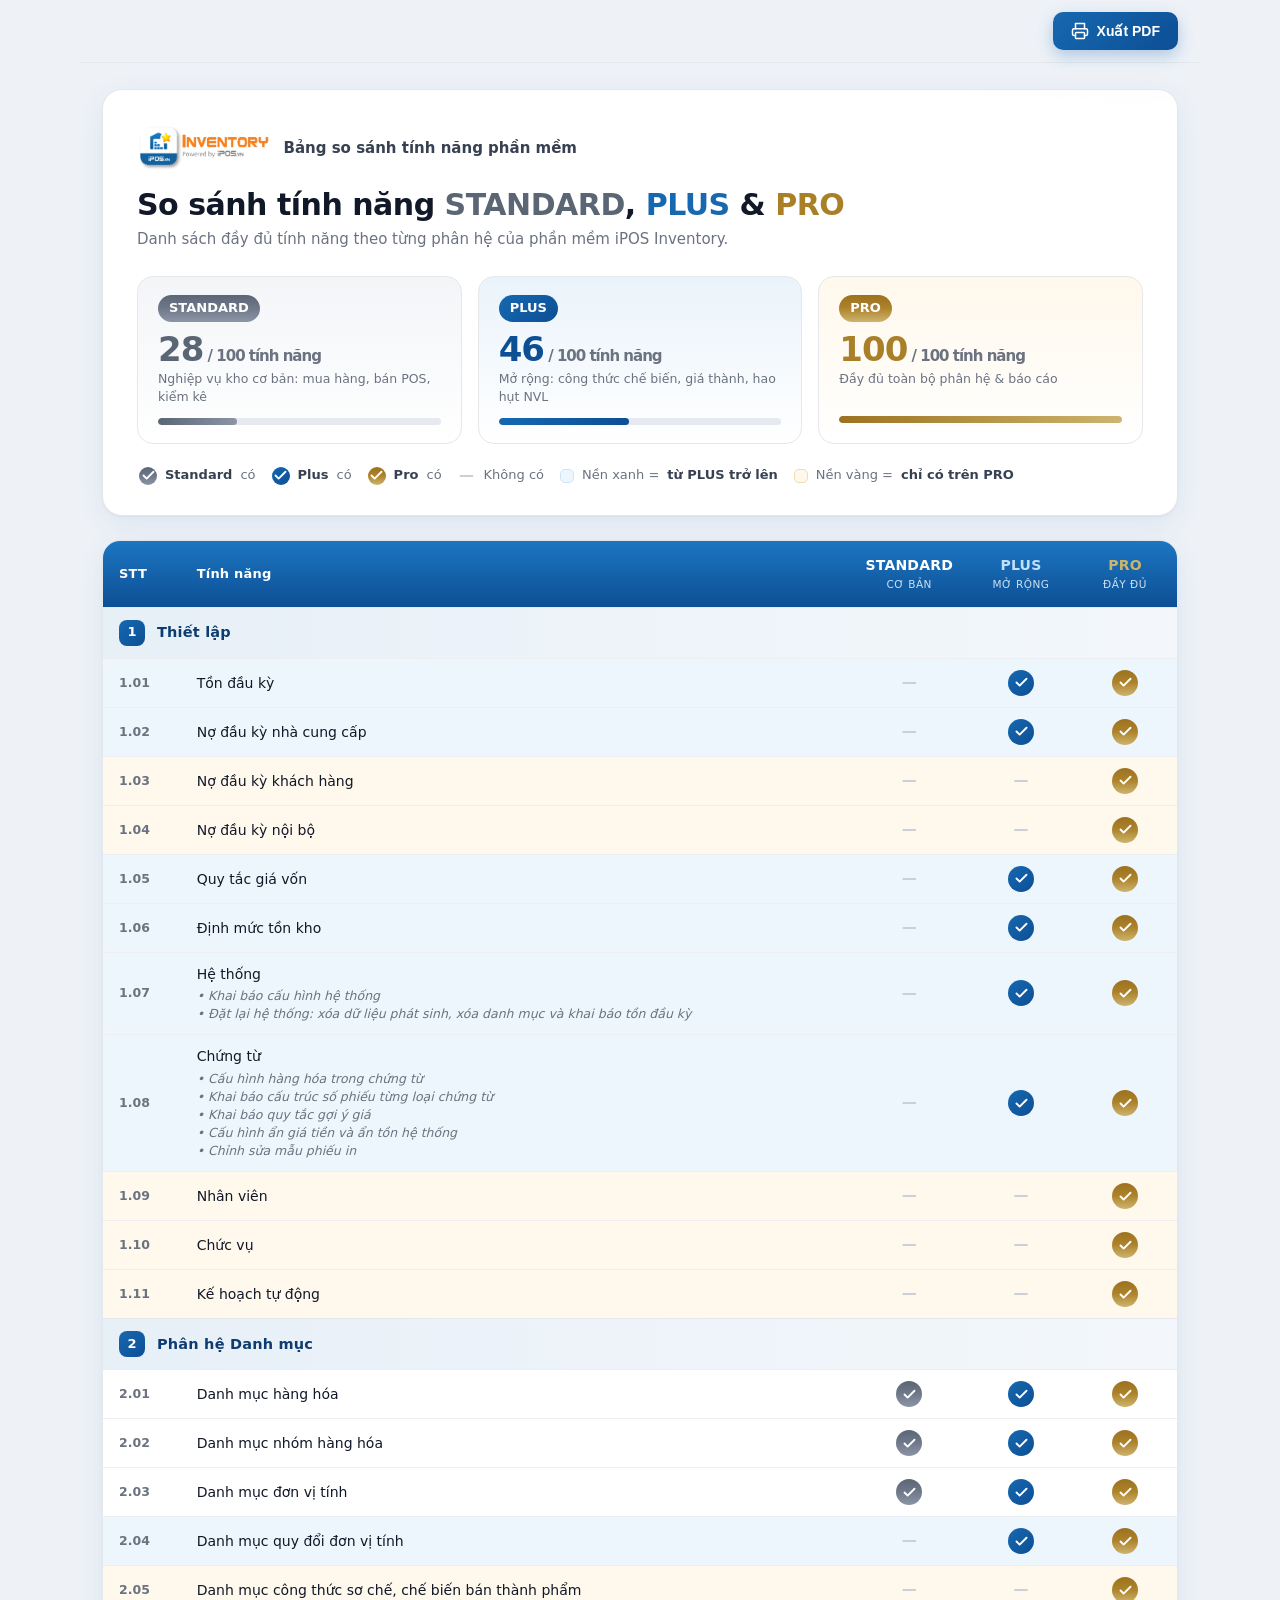
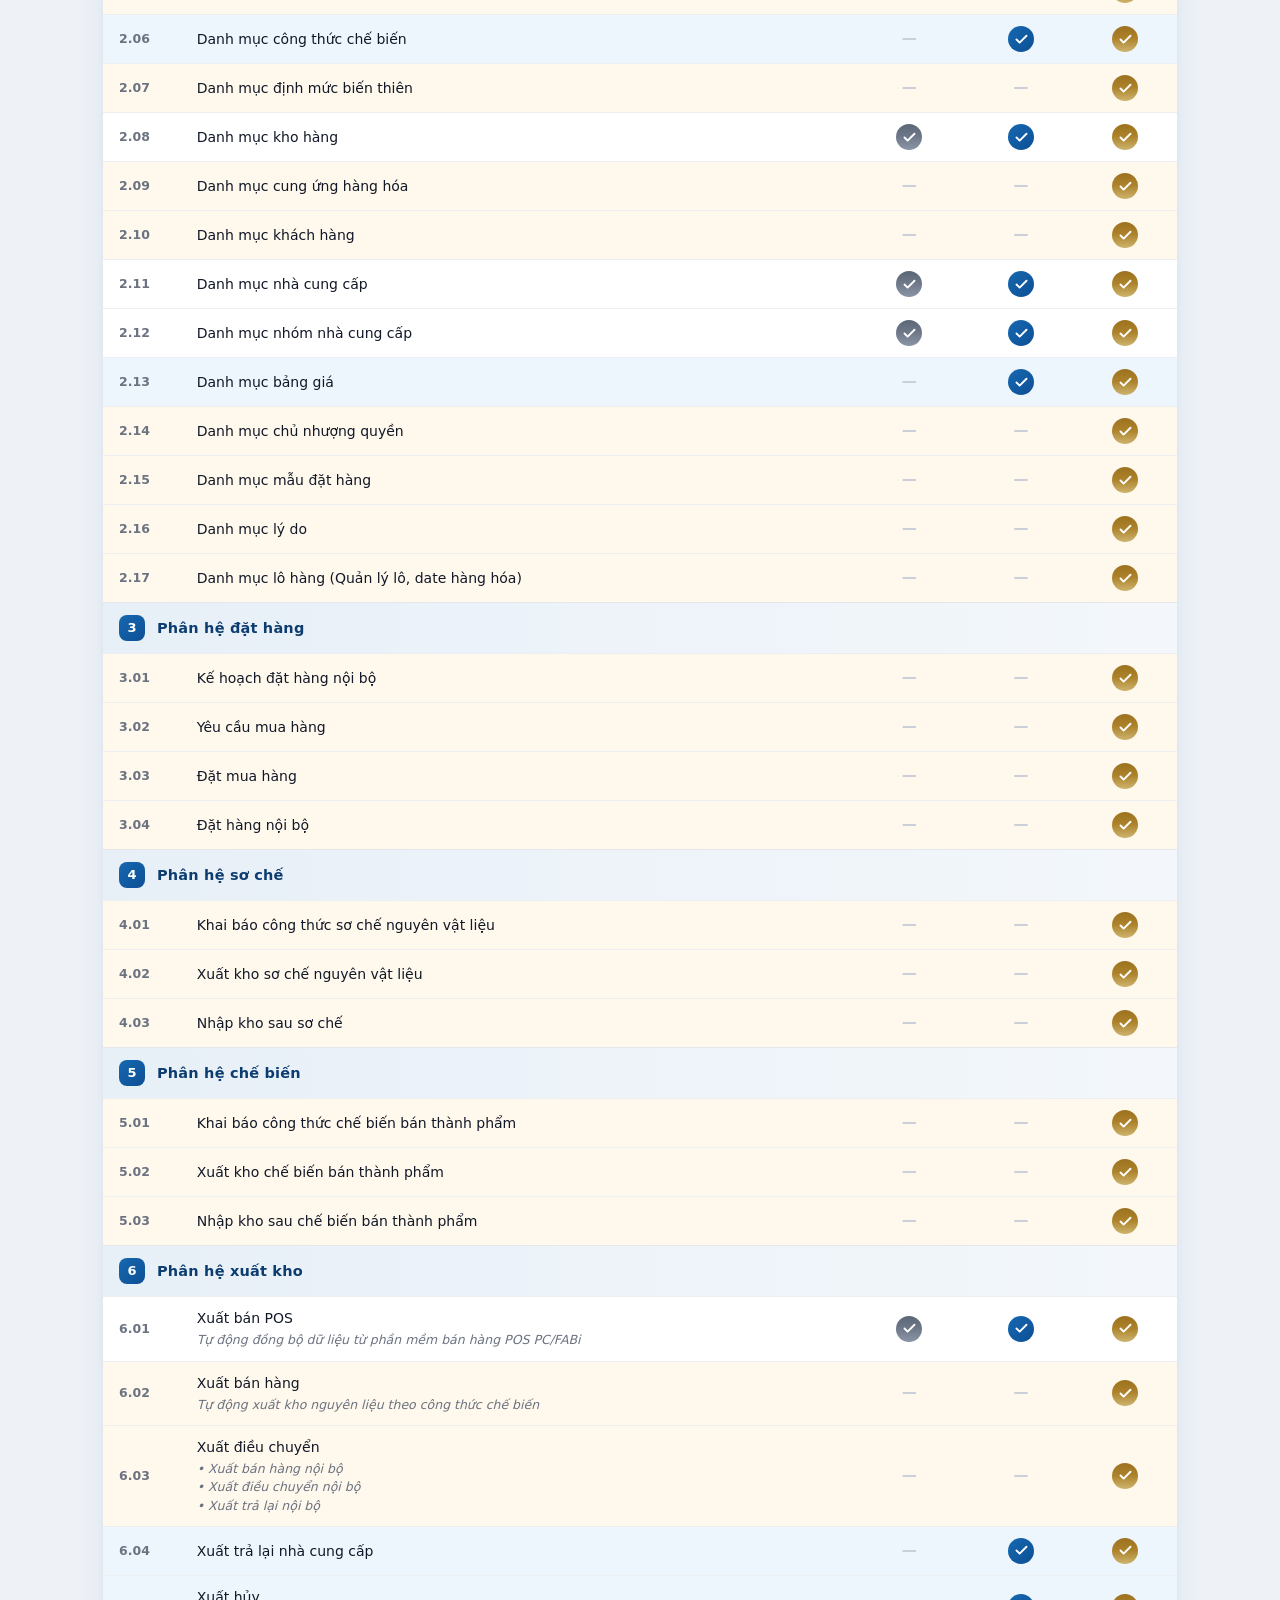
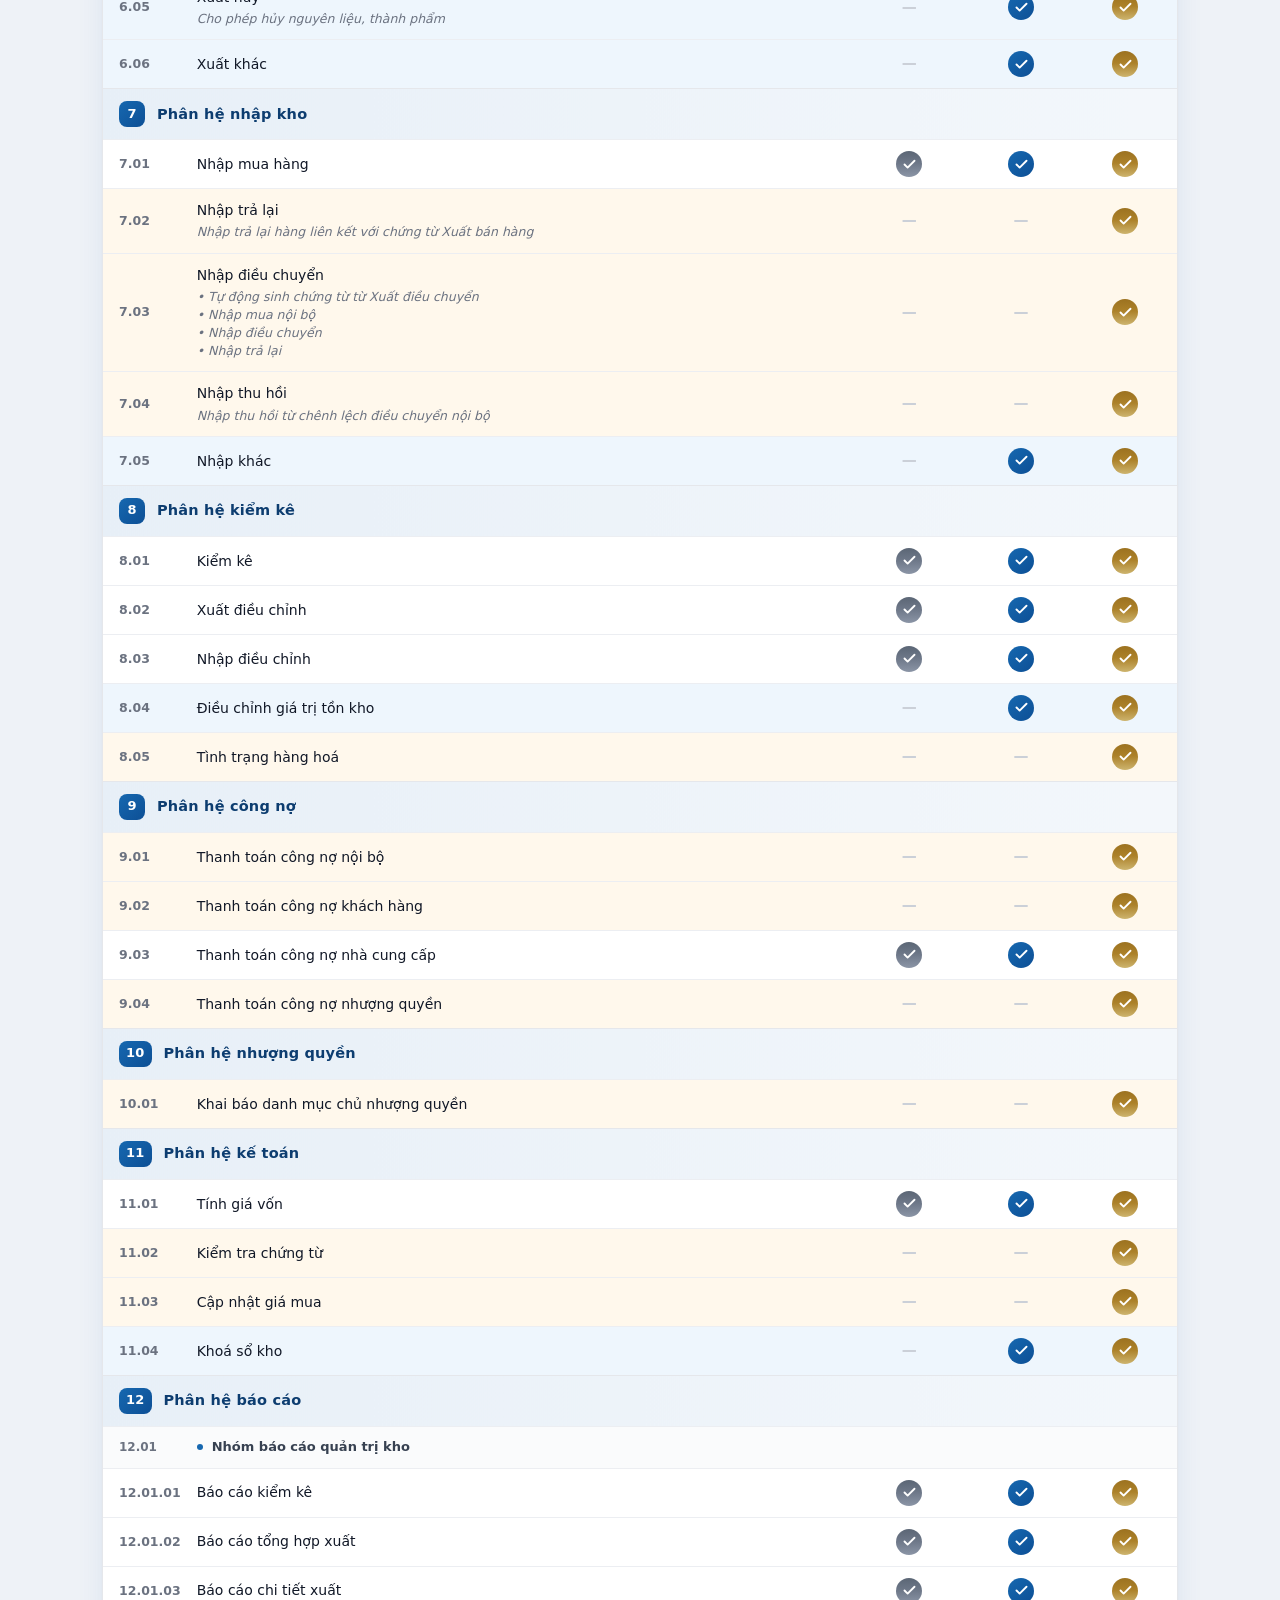
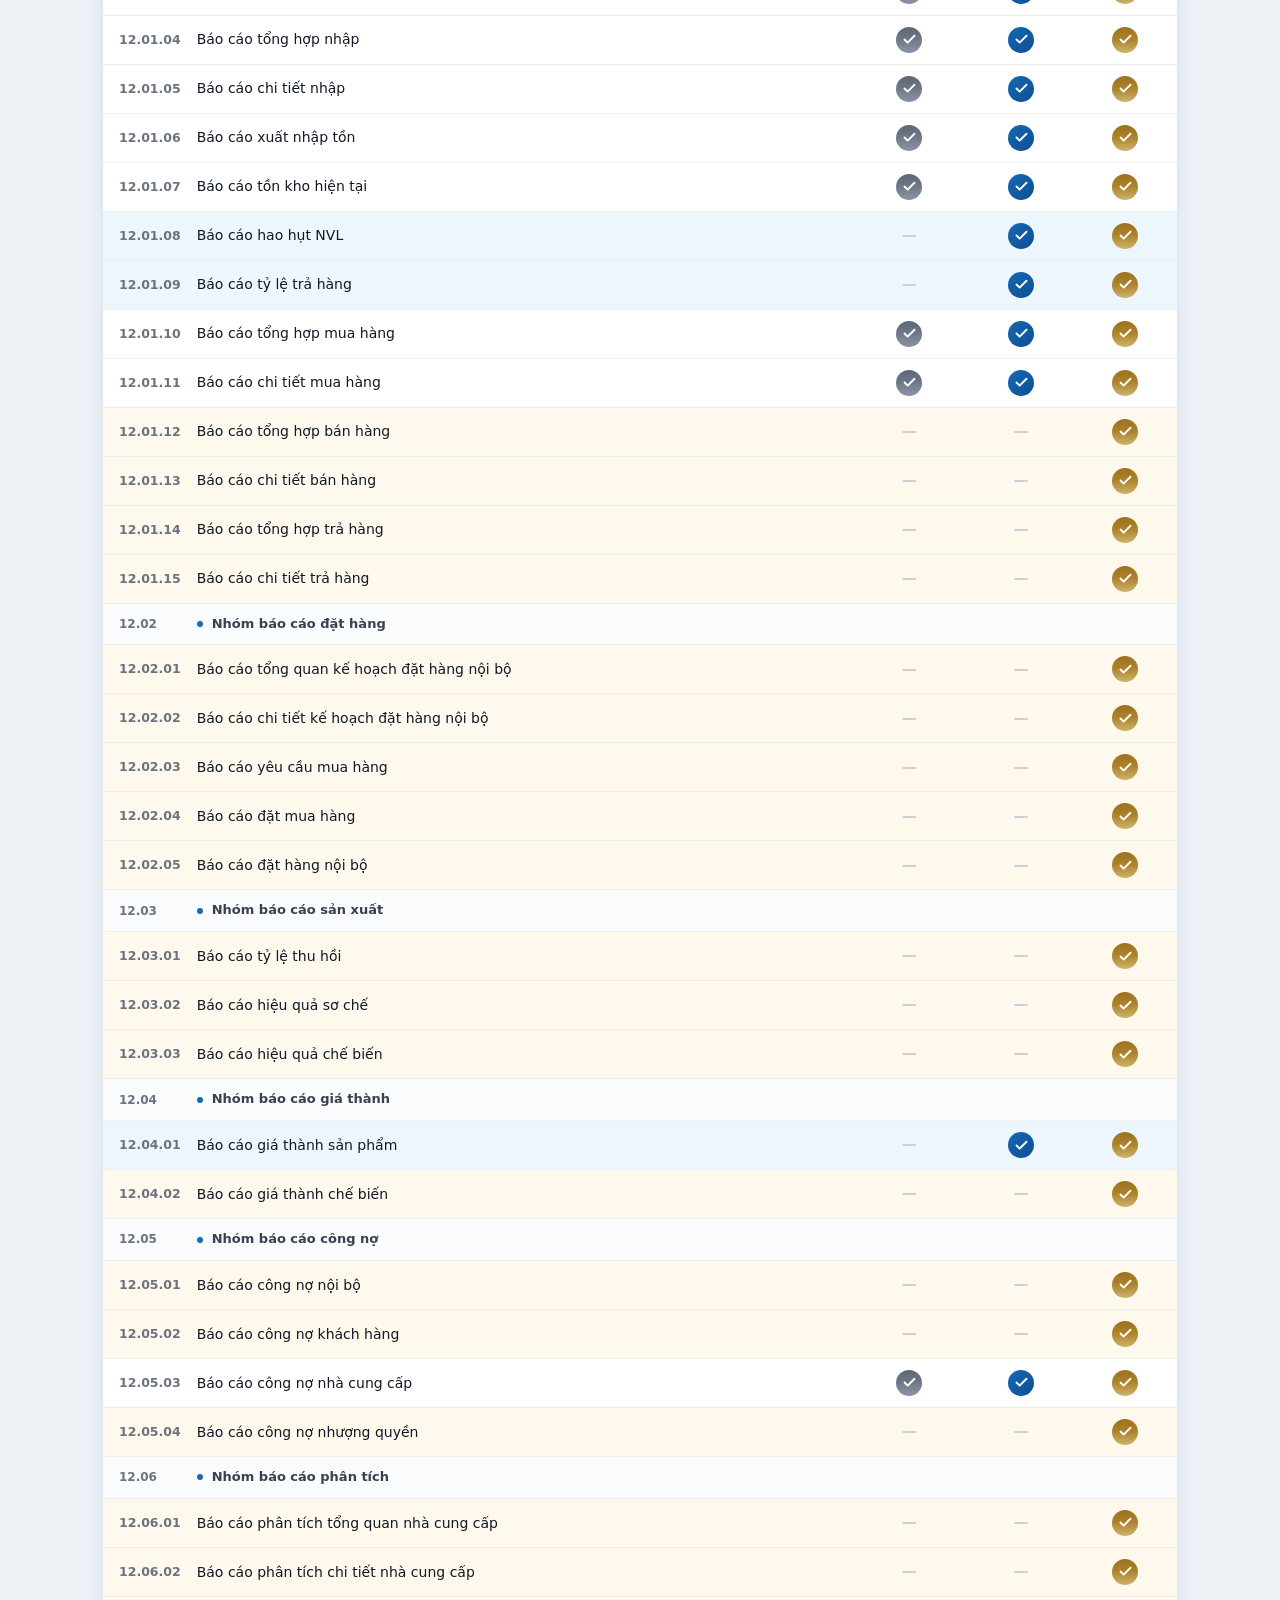
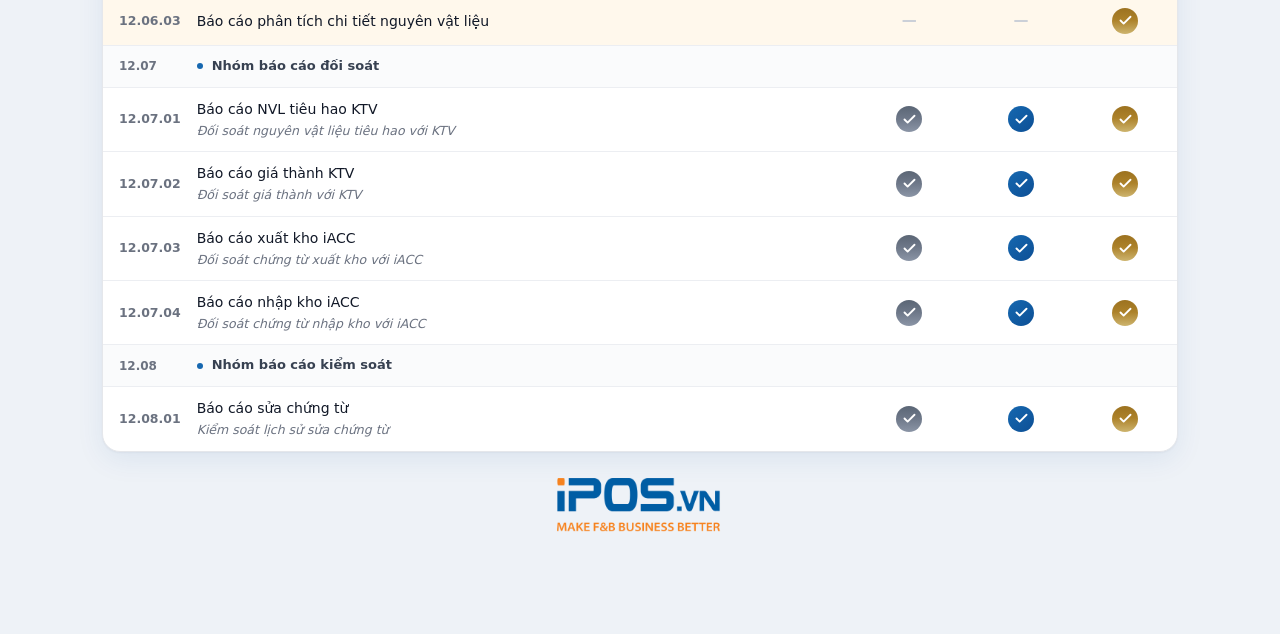
<file: assets/So-sanh-IVT-Standard-Plus-Pro.html>
<!DOCTYPE html>
<html lang="vi">
<head>
<meta charset="UTF-8">
<meta name="viewport" content="width=device-width, initial-scale=1.0">
<title>So sánh tính năng iPOS Inventory — Standard, Plus &amp; Pro</title>
<style>
  :root{
    --brand:#1668b0; --brand-dark:#0d4f95; --brand-soft:#eaf3fb;
    /* Vàng Pro lấy đúng bảng màu của bộ trình chiếu web, đừng đổi lệch */
    --gold:#ac8129; --gold-dark:#a97f27; --gold-soft:#fff8ec;
    /* Xám Standard lấy đúng bảng màu của bộ trình chiếu web, đừng để đen */
    --std:#6d7788; --std-dark:#5b6675; --std-soft:#f3f5f8;
    --ink:#111827; --ink-2:#374151; --muted:#6b7280;
    --line:#e5e7eb; --line-2:#eceef2;
    --bg:#eef2f7; --card:#ffffff; --sec:#0d3d70;
    --shadow:0 1px 2px rgba(16,24,40,.04),0 8px 28px rgba(13,79,149,.08);
  }
  *{box-sizing:border-box}
  html,body{margin:0;padding:0}
  body{
    font-family:"Segoe UI",system-ui,-apple-system,"Helvetica Neue",Arial,sans-serif;
    color:var(--ink); background:var(--bg);
    -webkit-font-smoothing:antialiased; line-height:1.45;
  }
  .wrap{max-width:1120px;margin:0 auto;padding:32px 22px 80px}

  /* ---------- Toolbar (screen only) ---------- */
  .toolbar{
    position:sticky;top:0;z-index:40;
    display:flex;justify-content:flex-end;gap:10px;
    padding:12px 22px;margin:-32px -22px 26px;
    background:rgba(238,242,247,.82);backdrop-filter:blur(8px);
    border-bottom:1px solid var(--line);
  }
  .btn{
    display:inline-flex;align-items:center;gap:8px;
    border:none;cursor:pointer;font-size:14px;font-weight:600;
    padding:10px 18px;border-radius:10px;color:#fff;
    background:linear-gradient(135deg,var(--brand),var(--brand-dark));
    box-shadow:0 6px 16px rgba(22,104,176,.30);transition:transform .12s ease,box-shadow .12s ease;
  }
  .btn:hover{transform:translateY(-1px);box-shadow:0 10px 22px rgba(22,104,176,.38)}
  .btn:active{transform:translateY(0)}
  .btn svg{width:18px;height:18px}

  /* ---------- Header ---------- */
  .head{
    background:var(--card);border:1px solid var(--line);border-radius:20px;
    padding:34px 34px 30px;box-shadow:var(--shadow);position:relative;overflow:hidden;
  }
  .head::before{
    content:"";position:absolute;inset:0;pointer-events:none;
    background:radial-gradient(1100px 240px at 100% -30%,rgba(22,104,176,.10),transparent 60%);
  }
  .brand{display:flex;align-items:center;gap:14px;margin-bottom:16px}
  .brand img.hlogo{
    height:48px;width:auto;flex:none;object-fit:contain;
  }
  .brand small{display:block;color:var(--muted);font-size:12.5px;font-weight:600;letter-spacing:.4px;text-transform:uppercase}
  .brand strong{font-size:15px;color:var(--ink-2)}
  h1{margin:4px 0 6px;font-size:30px;letter-spacing:-.5px;line-height:1.15}
  h1 .s{color:var(--std-dark)}
  h1 .u{color:var(--brand)}
  h1 .p{color:var(--gold-dark)}
  .sub{color:var(--muted);font-size:15px;margin:0}

  /* ---------- Stat cards ---------- */
  .stats{display:grid;grid-template-columns:repeat(3,1fr);gap:16px;margin-top:26px}
  .stat{
    border:1px solid var(--line);border-radius:16px;padding:18px 20px;
    position:relative;overflow:hidden;background:#fff;
  }
  .stat.std{background:linear-gradient(180deg,var(--std-soft),#fff)}
  .stat.plus{background:linear-gradient(180deg,var(--brand-soft),#fff)}
  .stat.pro{background:linear-gradient(180deg,var(--gold-soft),#fff)}
  .stat .tag{display:inline-flex;align-items:center;gap:7px;font-weight:700;font-size:13px;padding:4px 11px;border-radius:999px;color:#fff}
  .stat.std .tag{background:linear-gradient(180deg,#5b6675,#6d7788 46%,#8b95a6)}
  .stat.plus .tag{background:linear-gradient(135deg,var(--brand),var(--brand-dark))}
  .stat.pro .tag{background:linear-gradient(180deg,#9c7220,#ac8129 46%,#cdb46e)}
  .stat .num{font-size:34px;font-weight:800;letter-spacing:-1px;margin-top:10px;line-height:1}
  .stat.std .num{color:var(--std-dark)}
  .stat.plus .num{color:var(--brand-dark)}
  .stat.pro .num{color:var(--gold-dark)}
  .stat .num span{font-size:15px;font-weight:600;color:var(--muted)}
  .stat .cap{color:var(--muted);font-size:12.5px;margin-top:4px;min-height:34px}
  .bar{height:7px;border-radius:999px;background:#e6e9ef;margin-top:12px;overflow:hidden}
  .bar>i{display:block;height:100%;border-radius:999px}
  .stat.std .bar>i{background:linear-gradient(90deg,#5b6675,#8b95a6)}
  .stat.plus .bar>i{background:linear-gradient(90deg,var(--brand),var(--brand-dark))}
  .stat.pro .bar>i{background:linear-gradient(90deg,#9c7220,#cdb46e)}

  .legend{display:flex;flex-wrap:wrap;gap:16px;margin:22px 2px 0;color:var(--muted);font-size:13px}
  .legend b{color:var(--ink-2)}
  .lg{display:inline-flex;align-items:center;gap:8px}
  .swatch{width:14px;height:14px;border-radius:5px;display:inline-block}
  .swatch.plus{background:#eef6fd;border:1px solid #cfe3f6}
  .swatch.only{background:var(--gold-soft);border:1px solid #f0dcb4}

  /* ---------- Table ---------- */
  .tablecard{margin-top:24px;background:var(--card);border:1px solid var(--line);border-radius:18px;box-shadow:var(--shadow);overflow:hidden}
  table{width:100%;border-collapse:collapse;font-size:14px}
  thead th{
    position:sticky;top:0;z-index:20;   /* top:0 — .tablecard{overflow:hidden} nên sticky không dính; top>0 chỉ đẩy thead xuống đè dòng section đầu */
    background:linear-gradient(180deg,#1c76c0,#0d4f95);color:#fff;
    font-weight:600;text-align:left;padding:14px 16px;font-size:13px;letter-spacing:.2px;
  }
  thead th.c{text-align:center;width:104px}
  thead .pill{display:inline-flex;flex-direction:column;align-items:center;gap:2px}
  thead .pill b{font-size:14px}
  thead .pill.std b{color:#ffffff}
  thead .pill.plus b{color:#bfe0ff}
  thead .pill.pro b{color:#cdb46e}
  thead .pill small{font-size:10.5px;color:#cde0f2;font-weight:500;text-transform:uppercase;letter-spacing:.5px}

  tbody td{padding:11px 16px;border-top:1px solid var(--line-2);vertical-align:middle}
  td.c{text-align:center;width:104px}
  .code{color:var(--muted);font-variant-numeric:tabular-nums;font-size:12.5px;font-weight:600;white-space:nowrap;padding-right:0;width:64px}
  .feat{color:var(--ink);font-weight:500}
  .feat .desc{display:block;color:var(--muted);font-size:12.5px;font-weight:400;margin-top:3px;font-style:italic}

  tr.section td{
    background:linear-gradient(90deg,#e7eff7,#f3f7fb);
    border-top:1px solid var(--line);
    padding:12px 16px;
  }
  tr.section .stitle{display:flex;align-items:center;gap:12px;font-weight:800;color:var(--sec);font-size:14.5px;letter-spacing:.2px}
  tr.section .snum{
    flex:none;min-width:26px;height:26px;padding:0 7px;border-radius:8px;
    background:linear-gradient(135deg,var(--brand),var(--brand-dark));color:#fff;
    display:inline-flex;align-items:center;justify-content:center;font-size:13px;font-weight:800;
  }
  tr.subgroup td{background:#fafbfc}
  tr.subgroup .subttl{display:flex;align-items:center;gap:9px;font-weight:700;color:var(--ink-2);font-size:13px}
  tr.subgroup .subttl::before{content:"";width:6px;height:6px;border-radius:50%;background:var(--brand);flex:none}
  tr.subgroup .subcode{color:var(--muted);font-size:12px;font-weight:700}

  tr.plusup td{background:#eef6fd}
  tr.onlypro td{background:var(--gold-soft)}
  tr.item:hover td{background:#f5f9fd}
  tr.plusup:hover td{background:#e0eefb}
  tr.onlypro:hover td{background:#fdf1dc}

  /* check / dash marks */
  .mk{display:inline-flex;align-items:center;justify-content:center;width:26px;height:26px;border-radius:50%}
  .mk.yes-std{background:linear-gradient(180deg,#5b6675,#6d7788 46%,#8b95a6);color:#fff}
  .mk.yes-plus{background:linear-gradient(135deg,var(--brand),var(--brand-dark));color:#fff}
  .mk.yes-pro{background:linear-gradient(180deg,#9c7220,#ac8129 46%,#cdb46e);color:#fff}
  .mk svg{width:15px;height:15px}
  .mk.no{color:#cbd0d8}
  .mk.no::before{content:"—";font-size:15px;font-weight:700}

  .foot{margin-top:26px;text-align:center}
  .foot img{height:54px;width:auto;max-width:100%;object-fit:contain}

  @media (max-width:760px){
    h1{font-size:23px}
    .stats{grid-template-columns:1fr}
    .stat .cap{min-height:0}
    .wrap{padding:22px 14px 60px}
    thead th,tbody td{padding:10px 8px}
    td.c,thead th.c{width:58px}
    .code{width:52px}
  }

  /* ---------- PRINT (PDF) — gọn, bỏ header/footer trình duyệt ---------- */
  @media print{
    @page{size:A4 portrait;margin:0}          /* margin:0 => trình duyệt bỏ tiêu đề/URL/số trang */
    html,body{background:#fff;font-size:10px}
    *{-webkit-print-color-adjust:exact !important;print-color-adjust:exact !important}
    .toolbar{display:none !important}
    .wrap{max-width:none;margin:0;padding:7mm 8mm}

    /* Header thu gọn */
    .head{border-radius:0;border:none;box-shadow:none;padding:0 0 8px;overflow:visible}
    .head::before{display:none}
    .brand{margin-bottom:8px;gap:10px}
    .brand img.hlogo{height:34px;width:auto}
    .brand small{font-size:10px}
    .brand strong{font-size:11px}
    h1{font-size:19px;margin:2px 0 3px}
    .sub{font-size:11px}
    .stats{gap:8px;margin-top:12px;grid-template-columns:repeat(3,1fr)}
    .stat{padding:9px 11px;border-radius:12px}
    .stat .tag{font-size:10px;padding:3px 8px}
    .stat .num{font-size:20px;margin-top:6px}
    .stat .num span{font-size:10px}
    .stat .cap{font-size:9.5px;min-height:0}
    .bar{margin-top:7px;height:5px}
    .legend{gap:10px;margin-top:11px;font-size:10px}

    /* Bảng nén lại */
    .tablecard{box-shadow:none;border-radius:0;border:1px solid var(--line);margin-top:11px}
    table{font-size:10px}
    thead{display:table-header-group}          /* lặp tiêu đề mỗi trang */
    thead th{position:static;padding:7px 8px;background:#0d4f95 !important;color:#fff !important;font-size:10.5px}
    thead .pill b{font-size:10.5px}
    thead .pill small{font-size:8px}
    thead th.c{width:62px}
    tbody td{padding:3.5px 8px}
    td.c{width:62px}
    .code{width:50px;font-size:10px}
    .feat .desc{font-size:9.5px;margin-top:1px}
    tr.section td{padding:4.5px 8px}
    tr.section .stitle{font-size:11.5px}
    tr.section .snum{min-width:21px;height:21px;font-size:11px}
    tr.subgroup td{padding:3.5px 8px}
    tr.subgroup .subttl{font-size:11px}
    .mk{width:19px;height:19px}
    .mk svg{width:12px;height:12px}
    .mk.no::before{font-size:12px}

    .foot{margin-top:18px}
    .stat,.tablecard,table{box-shadow:none}
    tr,td,th{page-break-inside:avoid}
    tr.section,tr.subgroup{page-break-after:avoid}
    .btn{display:none}
  }
</style>
</head>
<body>
<div class="wrap">

  <div class="toolbar">
    <button class="btn" onclick="window.print()" title="Xuất PDF (chọn 'Save as PDF' trong hộp thoại in)">
      <svg viewBox="0 0 24 24" fill="none" stroke="currentColor" stroke-width="2" stroke-linecap="round" stroke-linejoin="round"><path d="M6 9V2h12v7"/><path d="M6 18H4a2 2 0 0 1-2-2v-5a2 2 0 0 1 2-2h16a2 2 0 0 1 2 2v5a2 2 0 0 1-2 2h-2"/><rect x="6" y="14" width="12" height="8" rx="1"/></svg>
      Xuất PDF
    </button>
  </div>

  <header class="head">
    <div class="brand">
      <img class="hlogo" src="[data-uri]" alt="iPOS Inventory">
      <div>
        <strong>Bảng so sánh tính năng phần mềm</strong>
      </div>
    </div>
    <h1>So sánh tính năng <span class="s">STANDARD</span>, <span class="u">PLUS</span> &amp; <span class="p">PRO</span></h1>
    <p class="sub">Danh sách đầy đủ tính năng theo từng phân hệ của phần mềm iPOS Inventory.</p>

    <div class="stats">
      <div class="stat std">
        <span class="tag">STANDARD</span>
        <div class="num" data-num="st"></div>
        <div class="cap">Nghiệp vụ kho cơ bản: mua hàng, bán POS, kiểm kê</div>
        <div class="bar"><i data-bar="st"></i></div>
      </div>
      <div class="stat plus">
        <span class="tag">PLUS</span>
        <div class="num" data-num="pl"></div>
        <div class="cap">Mở rộng: công thức chế biến, giá thành, hao hụt NVL</div>
        <div class="bar"><i data-bar="pl"></i></div>
      </div>
      <div class="stat pro">
        <span class="tag">PRO</span>
        <div class="num" data-num="pr"></div>
        <div class="cap">Đầy đủ toàn bộ phân hệ &amp; báo cáo</div>
        <div class="bar"><i data-bar="pr"></i></div>
      </div>
    </div>

    <div class="legend">
      <span class="lg"><span class="mk yes-std" style="width:18px;height:18px"><svg viewBox="0 0 24 24" fill="none" stroke="currentColor" stroke-width="3" stroke-linecap="round" stroke-linejoin="round"><path d="M20 6 9 17l-5-5"/></svg></span> <b>Standard</b> có</span>
      <span class="lg"><span class="mk yes-plus" style="width:18px;height:18px"><svg viewBox="0 0 24 24" fill="none" stroke="currentColor" stroke-width="3" stroke-linecap="round" stroke-linejoin="round"><path d="M20 6 9 17l-5-5"/></svg></span> <b>Plus</b> có</span>
      <span class="lg"><span class="mk yes-pro" style="width:18px;height:18px"><svg viewBox="0 0 24 24" fill="none" stroke="currentColor" stroke-width="3" stroke-linecap="round" stroke-linejoin="round"><path d="M20 6 9 17l-5-5"/></svg></span> <b>Pro</b> có</span>
      <span class="lg"><span class="mk no" style="width:18px;height:18px"></span> Không có</span>
      <span class="lg"><span class="swatch plus"></span> Nền xanh = <b>từ PLUS trở lên</b></span>
      <span class="lg"><span class="swatch only"></span> Nền vàng = <b>chỉ có trên PRO</b></span>
    </div>
  </header>

  <div class="tablecard">
    <table>
      <thead>
        <tr>
          <th style="width:64px">STT</th>
          <th>Tính năng</th>
          <th class="c"><span class="pill std"><b>STANDARD</b><small>Cơ bản</small></span></th>
          <th class="c"><span class="pill plus"><b>PLUS</b><small>Mở rộng</small></span></th>
          <th class="c"><span class="pill pro"><b>PRO</b><small>Đầy đủ</small></span></th>
        </tr>
      </thead>
      <tbody id="tbody"></tbody>
    </table>
  </div>

  <p class="foot"><img src="[data-uri]" alt="iPOS.vn"></p>

</div>

<script>
const CHK = '<svg viewBox="0 0 24 24" fill="none" stroke="currentColor" stroke-width="3" stroke-linecap="round" stroke-linejoin="round"><path d="M20 6 9 17l-5-5"/></svg>';
// type: s=section, g=subgroup, i=item | st=Standard, pl=Plus, pr=Pro
const DATA = [
 {t:'s', no:'1', name:'Thiết lập'},
 {t:'i', c:'1.01', name:'Tồn đầu kỳ', st:0, pl:1, pr:1},
 {t:'i', c:'1.02', name:'Nợ đầu kỳ nhà cung cấp', st:0, pl:1, pr:1},
 {t:'i', c:'1.03', name:'Nợ đầu kỳ khách hàng', st:0, pl:0, pr:1},
 {t:'i', c:'1.04', name:'Nợ đầu kỳ nội bộ', st:0, pl:0, pr:1},
 {t:'i', c:'1.05', name:'Quy tắc giá vốn', st:0, pl:1, pr:1},
 {t:'i', c:'1.06', name:'Định mức tồn kho', st:0, pl:1, pr:1},
 {t:'i', c:'1.07', name:'Hệ thống', d:['Khai báo cấu hình hệ thống','Đặt lại hệ thống: xóa dữ liệu phát sinh, xóa danh mục và khai báo tồn đầu kỳ'], st:0, pl:1, pr:1},
 {t:'i', c:'1.08', name:'Chứng từ', d:['Cấu hình hàng hóa trong chứng từ','Khai báo cấu trúc số phiếu từng loại chứng từ','Khai báo quy tắc gợi ý giá','Cấu hình ẩn giá tiền và ẩn tồn hệ thống','Chỉnh sửa mẫu phiếu in'], st:0, pl:1, pr:1},
 {t:'i', c:'1.09', name:'Nhân viên', st:0, pl:0, pr:1},
 {t:'i', c:'1.10', name:'Chức vụ', st:0, pl:0, pr:1},
 {t:'i', c:'1.11', name:'Kế hoạch tự động', st:0, pl:0, pr:1},

 {t:'s', no:'2', name:'Phân hệ Danh mục'},
 {t:'i', c:'2.01', name:'Danh mục hàng hóa', st:1, pl:1, pr:1},
 {t:'i', c:'2.02', name:'Danh mục nhóm hàng hóa', st:1, pl:1, pr:1},
 {t:'i', c:'2.03', name:'Danh mục đơn vị tính', st:1, pl:1, pr:1},
 {t:'i', c:'2.04', name:'Danh mục quy đổi đơn vị tính', st:0, pl:1, pr:1},
 {t:'i', c:'2.05', name:'Danh mục công thức sơ chế, chế biến bán thành phẩm', st:0, pl:0, pr:1},
 {t:'i', c:'2.06', name:'Danh mục công thức chế biến', st:0, pl:1, pr:1},
 {t:'i', c:'2.07', name:'Danh mục định mức biến thiên', st:0, pl:0, pr:1},
 {t:'i', c:'2.08', name:'Danh mục kho hàng', st:1, pl:1, pr:1},
 {t:'i', c:'2.09', name:'Danh mục cung ứng hàng hóa', st:0, pl:0, pr:1},
 {t:'i', c:'2.10', name:'Danh mục khách hàng', st:0, pl:0, pr:1},
 {t:'i', c:'2.11', name:'Danh mục nhà cung cấp', st:1, pl:1, pr:1},
 {t:'i', c:'2.12', name:'Danh mục nhóm nhà cung cấp', st:1, pl:1, pr:1},
 {t:'i', c:'2.13', name:'Danh mục bảng giá', st:0, pl:1, pr:1},
 {t:'i', c:'2.14', name:'Danh mục chủ nhượng quyền', st:0, pl:0, pr:1},
 {t:'i', c:'2.15', name:'Danh mục mẫu đặt hàng', st:0, pl:0, pr:1},
 {t:'i', c:'2.16', name:'Danh mục lý do', st:0, pl:0, pr:1},
 {t:'i', c:'2.17', name:'Danh mục lô hàng (Quản lý lô, date hàng hóa)', st:0, pl:0, pr:1},

 {t:'s', no:'3', name:'Phân hệ đặt hàng'},
 {t:'i', c:'3.01', name:'Kế hoạch đặt hàng nội bộ', st:0, pl:0, pr:1},
 {t:'i', c:'3.02', name:'Yêu cầu mua hàng', st:0, pl:0, pr:1},
 {t:'i', c:'3.03', name:'Đặt mua hàng', st:0, pl:0, pr:1},
 {t:'i', c:'3.04', name:'Đặt hàng nội bộ', st:0, pl:0, pr:1},

 {t:'s', no:'4', name:'Phân hệ sơ chế'},
 {t:'i', c:'4.01', name:'Khai báo công thức sơ chế nguyên vật liệu', st:0, pl:0, pr:1},
 {t:'i', c:'4.02', name:'Xuất kho sơ chế nguyên vật liệu', st:0, pl:0, pr:1},
 {t:'i', c:'4.03', name:'Nhập kho sau sơ chế', st:0, pl:0, pr:1},

 {t:'s', no:'5', name:'Phân hệ chế biến'},
 {t:'i', c:'5.01', name:'Khai báo công thức chế biến bán thành phẩm', st:0, pl:0, pr:1},
 {t:'i', c:'5.02', name:'Xuất kho chế biến bán thành phẩm', st:0, pl:0, pr:1},
 {t:'i', c:'5.03', name:'Nhập kho sau chế biến bán thành phẩm', st:0, pl:0, pr:1},

 {t:'s', no:'6', name:'Phân hệ xuất kho'},
 {t:'i', c:'6.01', name:'Xuất bán POS', d:['Tự động đồng bộ dữ liệu từ phần mềm bán hàng POS PC/FABi'], st:1, pl:1, pr:1},
 {t:'i', c:'6.02', name:'Xuất bán hàng', d:['Tự động xuất kho nguyên liệu theo công thức chế biến'], st:0, pl:0, pr:1},
 {t:'i', c:'6.03', name:'Xuất điều chuyển', d:['Xuất bán hàng nội bộ','Xuất điều chuyển nội bộ','Xuất trả lại nội bộ'], st:0, pl:0, pr:1},
 {t:'i', c:'6.04', name:'Xuất trả lại nhà cung cấp', st:0, pl:1, pr:1},
 {t:'i', c:'6.05', name:'Xuất hủy', d:['Cho phép hủy nguyên liệu, thành phẩm'], st:0, pl:1, pr:1},
 {t:'i', c:'6.06', name:'Xuất khác', st:0, pl:1, pr:1},

 {t:'s', no:'7', name:'Phân hệ nhập kho'},
 {t:'i', c:'7.01', name:'Nhập mua hàng', st:1, pl:1, pr:1},
 {t:'i', c:'7.02', name:'Nhập trả lại', d:['Nhập trả lại hàng liên kết với chứng từ Xuất bán hàng'], st:0, pl:0, pr:1},
 {t:'i', c:'7.03', name:'Nhập điều chuyển', d:['Tự động sinh chứng từ từ Xuất điều chuyển','Nhập mua nội bộ','Nhập điều chuyển','Nhập trả lại'], st:0, pl:0, pr:1},
 {t:'i', c:'7.04', name:'Nhập thu hồi', d:['Nhập thu hồi từ chênh lệch điều chuyển nội bộ'], st:0, pl:0, pr:1},
 {t:'i', c:'7.05', name:'Nhập khác', st:0, pl:1, pr:1},

 {t:'s', no:'8', name:'Phân hệ kiểm kê'},
 {t:'i', c:'8.01', name:'Kiểm kê', st:1, pl:1, pr:1},
 {t:'i', c:'8.02', name:'Xuất điều chỉnh', st:1, pl:1, pr:1},
 {t:'i', c:'8.03', name:'Nhập điều chỉnh', st:1, pl:1, pr:1},
 {t:'i', c:'8.04', name:'Điều chỉnh giá trị tồn kho', st:0, pl:1, pr:1},
 {t:'i', c:'8.05', name:'Tình trạng hàng hoá', st:0, pl:0, pr:1},

 {t:'s', no:'9', name:'Phân hệ công nợ'},
 {t:'i', c:'9.01', name:'Thanh toán công nợ nội bộ', st:0, pl:0, pr:1},
 {t:'i', c:'9.02', name:'Thanh toán công nợ khách hàng', st:0, pl:0, pr:1},
 {t:'i', c:'9.03', name:'Thanh toán công nợ nhà cung cấp', st:1, pl:1, pr:1},
 {t:'i', c:'9.04', name:'Thanh toán công nợ nhượng quyền', st:0, pl:0, pr:1},

 {t:'s', no:'10', name:'Phân hệ nhượng quyền'},
 {t:'i', c:'10.01', name:'Khai báo danh mục chủ nhượng quyền', st:0, pl:0, pr:1},

 {t:'s', no:'11', name:'Phân hệ kế toán'},
 {t:'i', c:'11.01', name:'Tính giá vốn', st:1, pl:1, pr:1},
 {t:'i', c:'11.02', name:'Kiểm tra chứng từ', st:0, pl:0, pr:1},
 {t:'i', c:'11.03', name:'Cập nhật giá mua', st:0, pl:0, pr:1},
 {t:'i', c:'11.04', name:'Khoá sổ kho', st:0, pl:1, pr:1},

 {t:'s', no:'12', name:'Phân hệ báo cáo'},
 {t:'g', c:'12.01', name:'Nhóm báo cáo quản trị kho'},
 {t:'i', c:'12.01.01', name:'Báo cáo kiểm kê', st:1, pl:1, pr:1},
 {t:'i', c:'12.01.02', name:'Báo cáo tổng hợp xuất', st:1, pl:1, pr:1},
 {t:'i', c:'12.01.03', name:'Báo cáo chi tiết xuất', st:1, pl:1, pr:1},
 {t:'i', c:'12.01.04', name:'Báo cáo tổng hợp nhập', st:1, pl:1, pr:1},
 {t:'i', c:'12.01.05', name:'Báo cáo chi tiết nhập', st:1, pl:1, pr:1},
 {t:'i', c:'12.01.06', name:'Báo cáo xuất nhập tồn', st:1, pl:1, pr:1},
 {t:'i', c:'12.01.07', name:'Báo cáo tồn kho hiện tại', st:1, pl:1, pr:1},
 {t:'i', c:'12.01.08', name:'Báo cáo hao hụt NVL', st:0, pl:1, pr:1},
 {t:'i', c:'12.01.09', name:'Báo cáo tỷ lệ trả hàng', st:0, pl:1, pr:1},
 {t:'i', c:'12.01.10', name:'Báo cáo tổng hợp mua hàng', st:1, pl:1, pr:1},
 {t:'i', c:'12.01.11', name:'Báo cáo chi tiết mua hàng', st:1, pl:1, pr:1},
 {t:'i', c:'12.01.12', name:'Báo cáo tổng hợp bán hàng', st:0, pl:0, pr:1},
 {t:'i', c:'12.01.13', name:'Báo cáo chi tiết bán hàng', st:0, pl:0, pr:1},
 {t:'i', c:'12.01.14', name:'Báo cáo tổng hợp trả hàng', st:0, pl:0, pr:1},
 {t:'i', c:'12.01.15', name:'Báo cáo chi tiết trả hàng', st:0, pl:0, pr:1},
 {t:'g', c:'12.02', name:'Nhóm báo cáo đặt hàng'},
 {t:'i', c:'12.02.01', name:'Báo cáo tổng quan kế hoạch đặt hàng nội bộ', st:0, pl:0, pr:1},
 {t:'i', c:'12.02.02', name:'Báo cáo chi tiết kế hoạch đặt hàng nội bộ', st:0, pl:0, pr:1},
 {t:'i', c:'12.02.03', name:'Báo cáo yêu cầu mua hàng', st:0, pl:0, pr:1},
 {t:'i', c:'12.02.04', name:'Báo cáo đặt mua hàng', st:0, pl:0, pr:1},
 {t:'i', c:'12.02.05', name:'Báo cáo đặt hàng nội bộ', st:0, pl:0, pr:1},
 {t:'g', c:'12.03', name:'Nhóm báo cáo sản xuất'},
 {t:'i', c:'12.03.01', name:'Báo cáo tỷ lệ thu hồi', st:0, pl:0, pr:1},
 {t:'i', c:'12.03.02', name:'Báo cáo hiệu quả sơ chế', st:0, pl:0, pr:1},
 {t:'i', c:'12.03.03', name:'Báo cáo hiệu quả chế biến', st:0, pl:0, pr:1},
 {t:'g', c:'12.04', name:'Nhóm báo cáo giá thành'},
 {t:'i', c:'12.04.01', name:'Báo cáo giá thành sản phẩm', st:0, pl:1, pr:1},
 {t:'i', c:'12.04.02', name:'Báo cáo giá thành chế biến', st:0, pl:0, pr:1},
 {t:'g', c:'12.05', name:'Nhóm báo cáo công nợ'},
 {t:'i', c:'12.05.01', name:'Báo cáo công nợ nội bộ', st:0, pl:0, pr:1},
 {t:'i', c:'12.05.02', name:'Báo cáo công nợ khách hàng', st:0, pl:0, pr:1},
 {t:'i', c:'12.05.03', name:'Báo cáo công nợ nhà cung cấp', st:1, pl:1, pr:1},
 {t:'i', c:'12.05.04', name:'Báo cáo công nợ nhượng quyền', st:0, pl:0, pr:1},
 {t:'g', c:'12.06', name:'Nhóm báo cáo phân tích'},
 {t:'i', c:'12.06.01', name:'Báo cáo phân tích tổng quan nhà cung cấp', st:0, pl:0, pr:1},
 {t:'i', c:'12.06.02', name:'Báo cáo phân tích chi tiết nhà cung cấp', st:0, pl:0, pr:1},
 {t:'i', c:'12.06.03', name:'Báo cáo phân tích chi tiết nguyên vật liệu', st:0, pl:0, pr:1},
 {t:'g', c:'12.07', name:'Nhóm báo cáo đối soát'},
 {t:'i', c:'12.07.01', name:'Báo cáo NVL tiêu hao KTV', d:['Đối soát nguyên vật liệu tiêu hao với KTV'], st:1, pl:1, pr:1},
 {t:'i', c:'12.07.02', name:'Báo cáo giá thành KTV', d:['Đối soát giá thành với KTV'], st:1, pl:1, pr:1},
 {t:'i', c:'12.07.03', name:'Báo cáo xuất kho iACC', d:['Đối soát chứng từ xuất kho với iACC'], st:1, pl:1, pr:1},
 {t:'i', c:'12.07.04', name:'Báo cáo nhập kho iACC', d:['Đối soát chứng từ nhập kho với iACC'], st:1, pl:1, pr:1},
 {t:'g', c:'12.08', name:'Nhóm báo cáo kiểm soát'},
 {t:'i', c:'12.08.01', name:'Báo cáo sửa chứng từ', d:['Kiểm soát lịch sử sửa chứng từ'], st:1, pl:1, pr:1},
];

function mark(v, kind){ return v ? `<span class="mk yes-${kind}">${CHK}</span>` : `<span class="mk no"></span>`; }

const rows = DATA.map(r=>{
  if(r.t==='s'){
    return `<tr class="section"><td colspan="5"><span class="stitle"><span class="snum">${r.no}</span>${r.name}</span></td></tr>`;
  }
  if(r.t==='g'){
    return `<tr class="subgroup"><td class="code"><span class="subcode">${r.c}</span></td><td colspan="4"><span class="subttl">${r.name}</span></td></tr>`;
  }
  const desc = r.d ? `<span class="desc">${r.d.map(x=> (r.d.length>1?'• ':'')+x).join('<br>')}</span>` : '';
  const cls = r.st ? 'item' : (r.pl ? 'plusup' : 'onlypro');
  return `<tr class="${cls}">
    <td class="code">${r.c}</td>
    <td class="feat">${r.name}${desc}</td>
    <td class="c">${mark(r.st,'std')}</td>
    <td class="c">${mark(r.pl,'plus')}</td>
    <td class="c">${mark(r.pr,'pro')}</td>
  </tr>`;
}).join('');
document.getElementById('tbody').innerHTML = rows;

// Số trên 3 thẻ thống kê tự đếm từ DATA — khỏi phải sửa tay mỗi lần đổi gói
const items = DATA.filter(r=>r.t==='i'), N = items.length;
['st','pl','pr'].forEach(k=>{
  const n = items.filter(r=>r[k]).length, pct = Math.round(n/N*1000)/10;
  document.querySelector(`[data-num="${k}"]`).innerHTML = `${n}<span> / ${N} tính năng</span>`;
  document.querySelector(`[data-bar="${k}"]`).style.width = pct + '%';
});
</script>
</body>
</html>
</file>
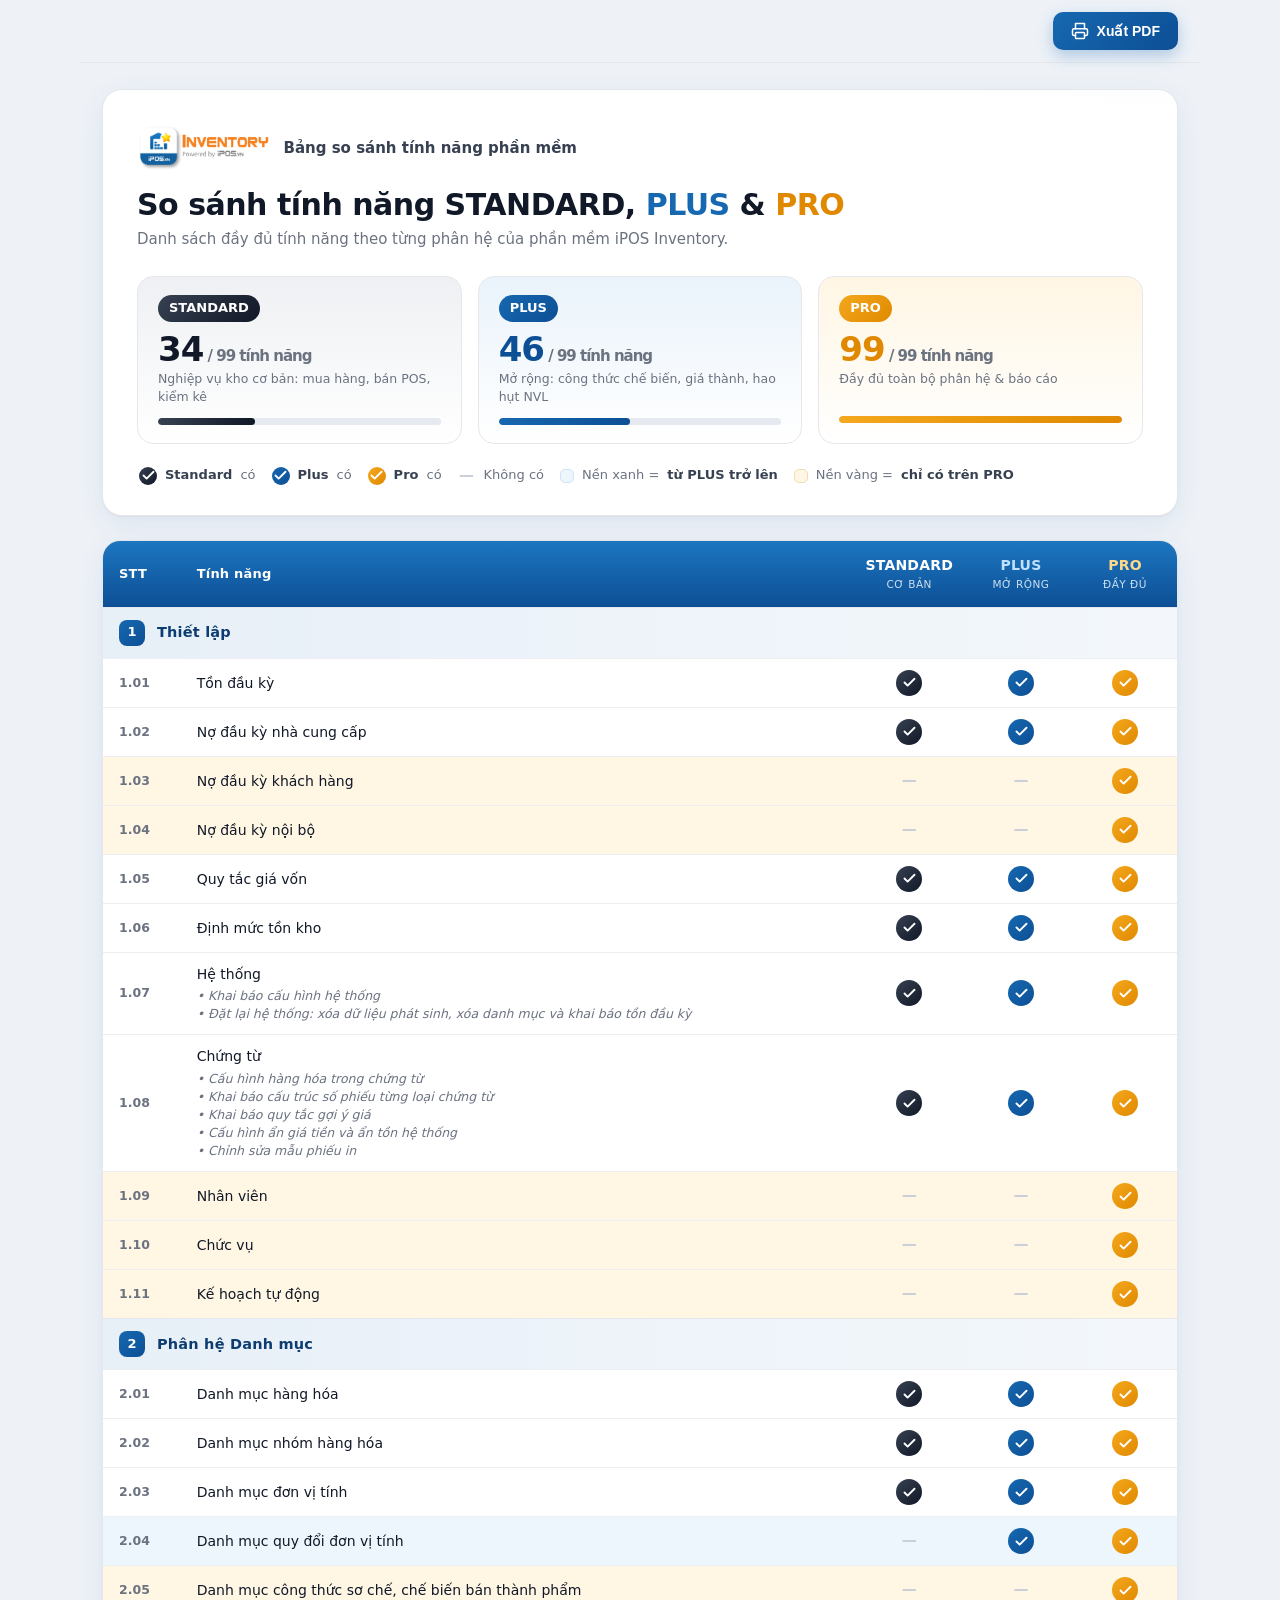
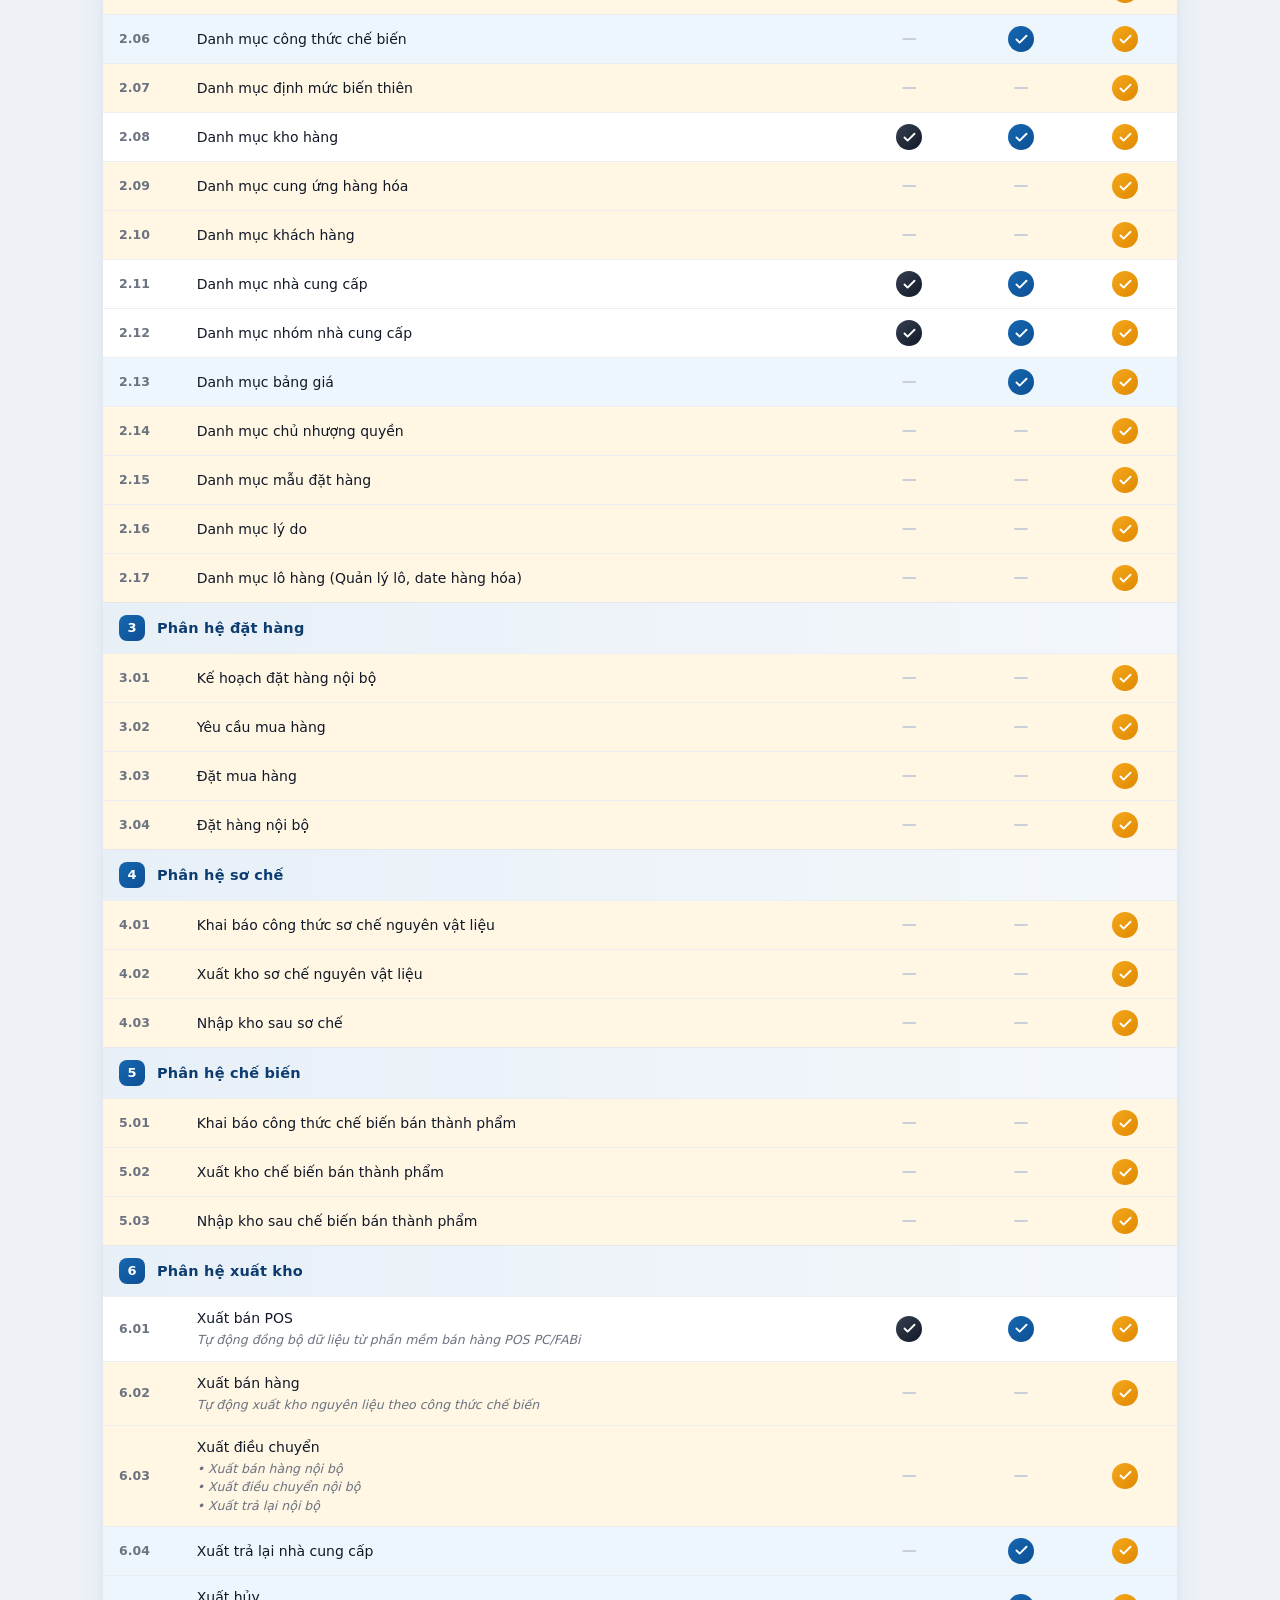
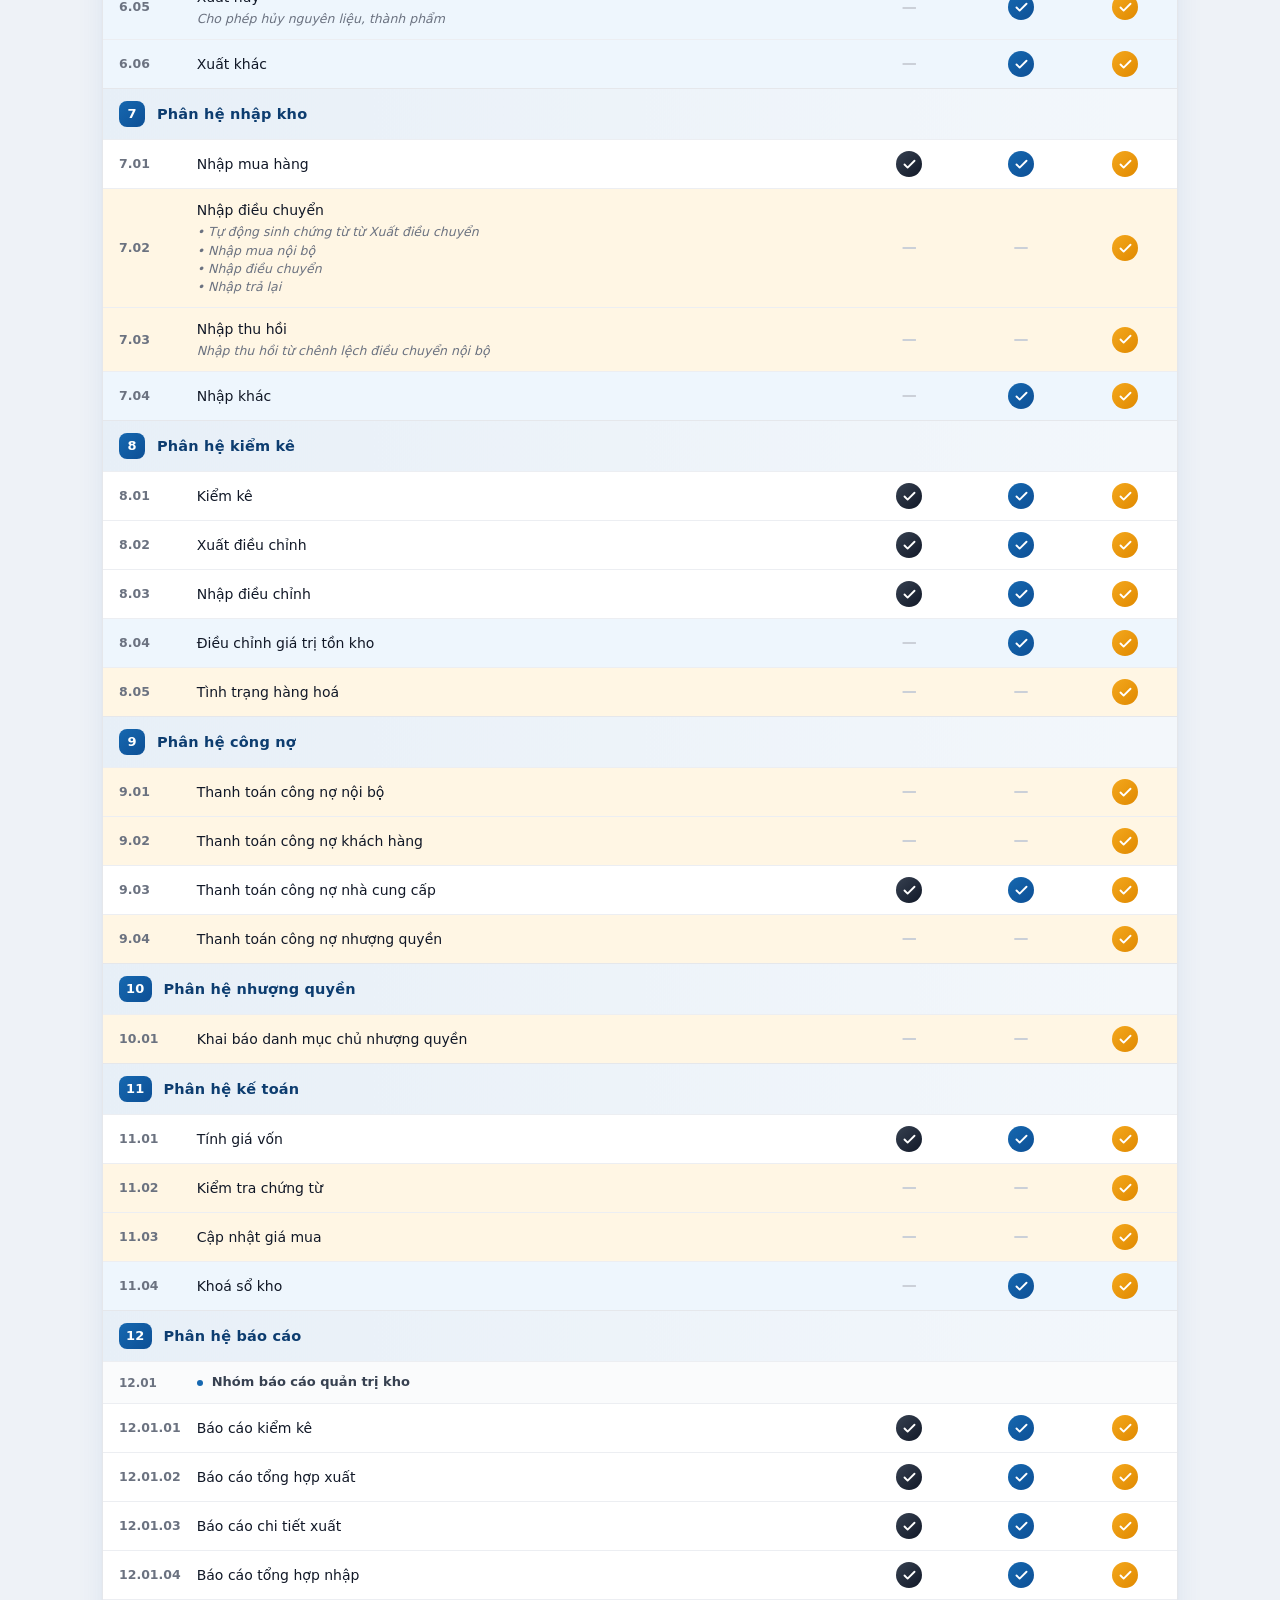
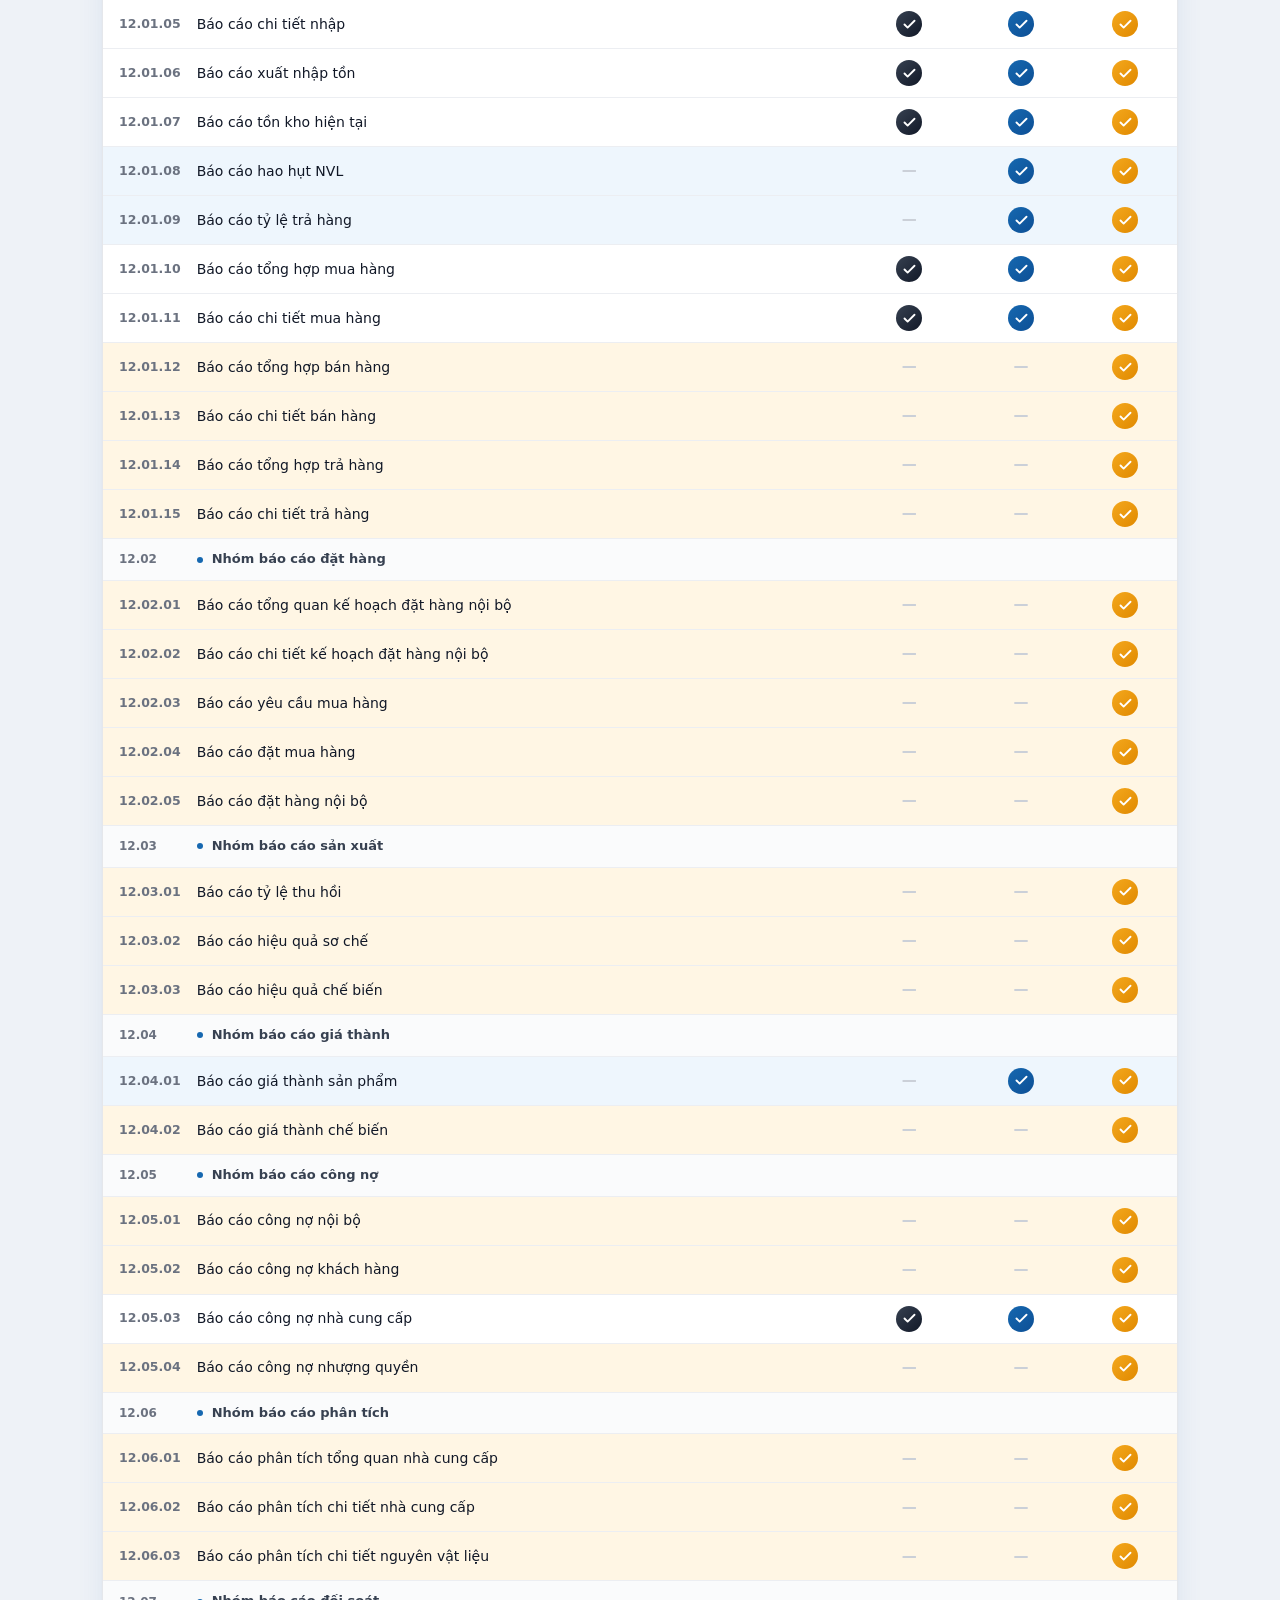
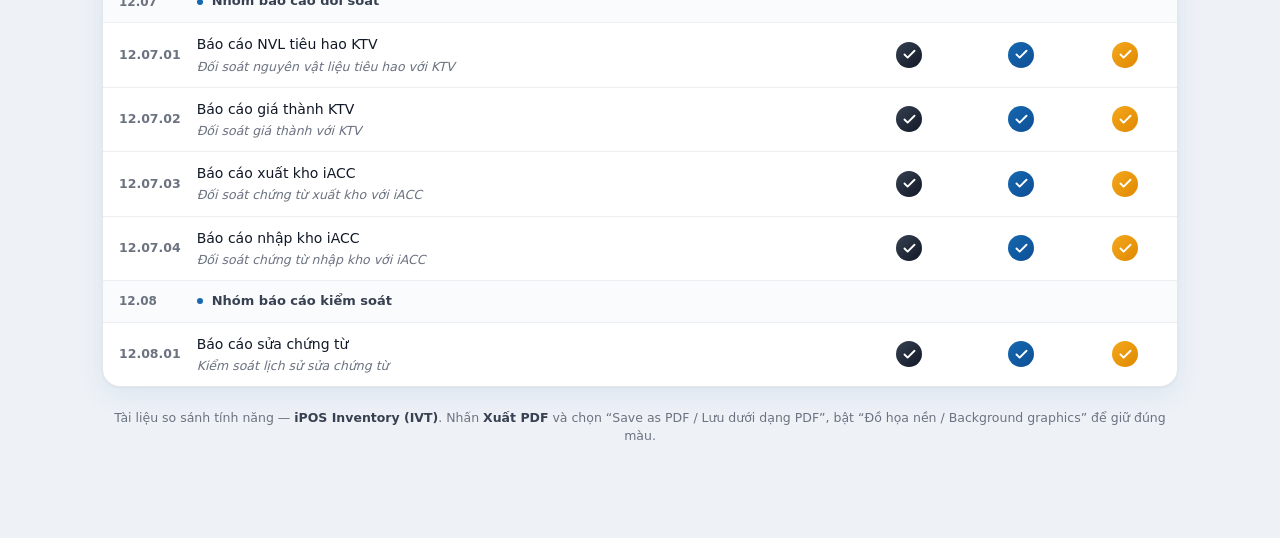
<file: tools/source/So-sanh-IVT-Standard-Plus-Pro.html>
<!DOCTYPE html>
<html lang="vi">
<head>
<meta charset="UTF-8">
<meta name="viewport" content="width=device-width, initial-scale=1.0">
<title>So sánh tính năng iPOS Inventory — Standard, Plus &amp; Pro</title>
<style>
  :root{
    --brand:#1668b0; --brand-dark:#0d4f95; --brand-soft:#eaf3fb;
    --gold:#f4a81d; --gold-dark:#e08900; --gold-soft:#fff6e4;
    --std:#374151; --std-dark:#111827; --std-soft:#eef0f3;
    --ink:#111827; --ink-2:#374151; --muted:#6b7280;
    --line:#e5e7eb; --line-2:#eceef2;
    --bg:#eef2f7; --card:#ffffff; --sec:#0d3d70;
    --shadow:0 1px 2px rgba(16,24,40,.04),0 8px 28px rgba(13,79,149,.08);
  }
  *{box-sizing:border-box}
  html,body{margin:0;padding:0}
  body{
    font-family:"Segoe UI",system-ui,-apple-system,"Helvetica Neue",Arial,sans-serif;
    color:var(--ink); background:var(--bg);
    -webkit-font-smoothing:antialiased; line-height:1.45;
  }
  .wrap{max-width:1120px;margin:0 auto;padding:32px 22px 80px}

  /* ---------- Toolbar (screen only) ---------- */
  .toolbar{
    position:sticky;top:0;z-index:40;
    display:flex;justify-content:flex-end;gap:10px;
    padding:12px 22px;margin:-32px -22px 26px;
    background:rgba(238,242,247,.82);backdrop-filter:blur(8px);
    border-bottom:1px solid var(--line);
  }
  .btn{
    display:inline-flex;align-items:center;gap:8px;
    border:none;cursor:pointer;font-size:14px;font-weight:600;
    padding:10px 18px;border-radius:10px;color:#fff;
    background:linear-gradient(135deg,var(--brand),var(--brand-dark));
    box-shadow:0 6px 16px rgba(22,104,176,.30);transition:transform .12s ease,box-shadow .12s ease;
  }
  .btn:hover{transform:translateY(-1px);box-shadow:0 10px 22px rgba(22,104,176,.38)}
  .btn:active{transform:translateY(0)}
  .btn svg{width:18px;height:18px}

  /* ---------- Header ---------- */
  .head{
    background:var(--card);border:1px solid var(--line);border-radius:20px;
    padding:34px 34px 30px;box-shadow:var(--shadow);position:relative;overflow:hidden;
  }
  .head::before{
    content:"";position:absolute;inset:0;pointer-events:none;
    background:radial-gradient(1100px 240px at 100% -30%,rgba(22,104,176,.10),transparent 60%);
  }
  .brand{display:flex;align-items:center;gap:14px;margin-bottom:16px}
  .brand img.hlogo{
    height:48px;width:auto;flex:none;object-fit:contain;
  }
  .brand small{display:block;color:var(--muted);font-size:12.5px;font-weight:600;letter-spacing:.4px;text-transform:uppercase}
  .brand strong{font-size:15px;color:var(--ink-2)}
  h1{margin:4px 0 6px;font-size:30px;letter-spacing:-.5px;line-height:1.15}
  h1 .s{color:var(--std-dark)}
  h1 .u{color:var(--brand)}
  h1 .p{color:var(--gold-dark)}
  .sub{color:var(--muted);font-size:15px;margin:0}

  /* ---------- Stat cards ---------- */
  .stats{display:grid;grid-template-columns:repeat(3,1fr);gap:16px;margin-top:26px}
  .stat{
    border:1px solid var(--line);border-radius:16px;padding:18px 20px;
    position:relative;overflow:hidden;background:#fff;
  }
  .stat.std{background:linear-gradient(180deg,var(--std-soft),#fff)}
  .stat.plus{background:linear-gradient(180deg,var(--brand-soft),#fff)}
  .stat.pro{background:linear-gradient(180deg,var(--gold-soft),#fff)}
  .stat .tag{display:inline-flex;align-items:center;gap:7px;font-weight:700;font-size:13px;padding:4px 11px;border-radius:999px;color:#fff}
  .stat.std .tag{background:linear-gradient(135deg,var(--std),var(--std-dark))}
  .stat.plus .tag{background:linear-gradient(135deg,var(--brand),var(--brand-dark))}
  .stat.pro .tag{background:linear-gradient(135deg,var(--gold),var(--gold-dark))}
  .stat .num{font-size:34px;font-weight:800;letter-spacing:-1px;margin-top:10px;line-height:1}
  .stat.std .num{color:var(--std-dark)}
  .stat.plus .num{color:var(--brand-dark)}
  .stat.pro .num{color:var(--gold-dark)}
  .stat .num span{font-size:15px;font-weight:600;color:var(--muted)}
  .stat .cap{color:var(--muted);font-size:12.5px;margin-top:4px;min-height:34px}
  .bar{height:7px;border-radius:999px;background:#e6e9ef;margin-top:12px;overflow:hidden}
  .bar>i{display:block;height:100%;border-radius:999px}
  .stat.std .bar>i{background:linear-gradient(90deg,var(--std),var(--std-dark))}
  .stat.plus .bar>i{background:linear-gradient(90deg,var(--brand),var(--brand-dark))}
  .stat.pro .bar>i{background:linear-gradient(90deg,var(--gold),var(--gold-dark))}

  .legend{display:flex;flex-wrap:wrap;gap:16px;margin:22px 2px 0;color:var(--muted);font-size:13px}
  .legend b{color:var(--ink-2)}
  .lg{display:inline-flex;align-items:center;gap:8px}
  .swatch{width:14px;height:14px;border-radius:5px;display:inline-block}
  .swatch.plus{background:#eef6fd;border:1px solid #cfe3f6}
  .swatch.only{background:var(--gold-soft);border:1px solid #f3ddb0}

  /* ---------- Table ---------- */
  .tablecard{margin-top:24px;background:var(--card);border:1px solid var(--line);border-radius:18px;box-shadow:var(--shadow);overflow:hidden}
  table{width:100%;border-collapse:collapse;font-size:14px}
  thead th{
    position:sticky;top:0;z-index:20;   /* top:0 — .tablecard{overflow:hidden} nên sticky không dính; top>0 chỉ đẩy thead xuống đè dòng section đầu */
    background:linear-gradient(180deg,#1c76c0,#0d4f95);color:#fff;
    font-weight:600;text-align:left;padding:14px 16px;font-size:13px;letter-spacing:.2px;
  }
  thead th.c{text-align:center;width:104px}
  thead .pill{display:inline-flex;flex-direction:column;align-items:center;gap:2px}
  thead .pill b{font-size:14px}
  thead .pill.std b{color:#ffffff}
  thead .pill.plus b{color:#bfe0ff}
  thead .pill.pro b{color:#ffd98a}
  thead .pill small{font-size:10.5px;color:#cde0f2;font-weight:500;text-transform:uppercase;letter-spacing:.5px}

  tbody td{padding:11px 16px;border-top:1px solid var(--line-2);vertical-align:middle}
  td.c{text-align:center;width:104px}
  .code{color:var(--muted);font-variant-numeric:tabular-nums;font-size:12.5px;font-weight:600;white-space:nowrap;padding-right:0;width:64px}
  .feat{color:var(--ink);font-weight:500}
  .feat .desc{display:block;color:var(--muted);font-size:12.5px;font-weight:400;margin-top:3px;font-style:italic}

  tr.section td{
    background:linear-gradient(90deg,#e7eff7,#f3f7fb);
    border-top:1px solid var(--line);
    padding:12px 16px;
  }
  tr.section .stitle{display:flex;align-items:center;gap:12px;font-weight:800;color:var(--sec);font-size:14.5px;letter-spacing:.2px}
  tr.section .snum{
    flex:none;min-width:26px;height:26px;padding:0 7px;border-radius:8px;
    background:linear-gradient(135deg,var(--brand),var(--brand-dark));color:#fff;
    display:inline-flex;align-items:center;justify-content:center;font-size:13px;font-weight:800;
  }
  tr.subgroup td{background:#fafbfc}
  tr.subgroup .subttl{display:flex;align-items:center;gap:9px;font-weight:700;color:var(--ink-2);font-size:13px}
  tr.subgroup .subttl::before{content:"";width:6px;height:6px;border-radius:50%;background:var(--brand);flex:none}
  tr.subgroup .subcode{color:var(--muted);font-size:12px;font-weight:700}

  tr.plusup td{background:#eef6fd}
  tr.onlypro td{background:var(--gold-soft)}
  tr.item:hover td{background:#f5f9fd}
  tr.plusup:hover td{background:#e0eefb}
  tr.onlypro:hover td{background:#fdefd2}

  /* check / dash marks */
  .mk{display:inline-flex;align-items:center;justify-content:center;width:26px;height:26px;border-radius:50%}
  .mk.yes-std{background:linear-gradient(135deg,var(--std),var(--std-dark));color:#fff}
  .mk.yes-plus{background:linear-gradient(135deg,var(--brand),var(--brand-dark));color:#fff}
  .mk.yes-pro{background:linear-gradient(135deg,var(--gold),var(--gold-dark));color:#fff}
  .mk svg{width:15px;height:15px}
  .mk.no{color:#cbd0d8}
  .mk.no::before{content:"—";font-size:15px;font-weight:700}

  .foot{margin-top:22px;color:var(--muted);font-size:12.5px;text-align:center}
  .foot b{color:var(--ink-2)}

  @media (max-width:760px){
    h1{font-size:23px}
    .stats{grid-template-columns:1fr}
    .stat .cap{min-height:0}
    .wrap{padding:22px 14px 60px}
    thead th,tbody td{padding:10px 8px}
    td.c,thead th.c{width:58px}
    .code{width:52px}
  }

  /* ---------- PRINT (PDF) — gọn, bỏ header/footer trình duyệt ---------- */
  @media print{
    @page{size:A4 portrait;margin:0}          /* margin:0 => trình duyệt bỏ tiêu đề/URL/số trang */
    html,body{background:#fff;font-size:10px}
    *{-webkit-print-color-adjust:exact !important;print-color-adjust:exact !important}
    .toolbar{display:none !important}
    .wrap{max-width:none;margin:0;padding:7mm 8mm}

    /* Header thu gọn */
    .head{border-radius:0;border:none;box-shadow:none;padding:0 0 8px;overflow:visible}
    .head::before{display:none}
    .brand{margin-bottom:8px;gap:10px}
    .brand img.hlogo{height:34px;width:auto}
    .brand small{font-size:10px}
    .brand strong{font-size:11px}
    h1{font-size:19px;margin:2px 0 3px}
    .sub{font-size:11px}
    .stats{gap:8px;margin-top:12px;grid-template-columns:repeat(3,1fr)}
    .stat{padding:9px 11px;border-radius:12px}
    .stat .tag{font-size:10px;padding:3px 8px}
    .stat .num{font-size:20px;margin-top:6px}
    .stat .num span{font-size:10px}
    .stat .cap{font-size:9.5px;min-height:0}
    .bar{margin-top:7px;height:5px}
    .legend{gap:10px;margin-top:11px;font-size:10px}

    /* Bảng nén lại */
    .tablecard{box-shadow:none;border-radius:0;border:1px solid var(--line);margin-top:11px}
    table{font-size:10px}
    thead{display:table-header-group}          /* lặp tiêu đề mỗi trang */
    thead th{position:static;padding:7px 8px;background:#0d4f95 !important;color:#fff !important;font-size:10.5px}
    thead .pill b{font-size:10.5px}
    thead .pill small{font-size:8px}
    thead th.c{width:62px}
    tbody td{padding:3.5px 8px}
    td.c{width:62px}
    .code{width:50px;font-size:10px}
    .feat .desc{font-size:9.5px;margin-top:1px}
    tr.section td{padding:4.5px 8px}
    tr.section .stitle{font-size:11.5px}
    tr.section .snum{min-width:21px;height:21px;font-size:11px}
    tr.subgroup td{padding:3.5px 8px}
    tr.subgroup .subttl{font-size:11px}
    .mk{width:19px;height:19px}
    .mk svg{width:12px;height:12px}
    .mk.no::before{font-size:12px}

    .foot{display:none}
    .stat,.tablecard,table{box-shadow:none}
    tr,td,th{page-break-inside:avoid}
    tr.section,tr.subgroup{page-break-after:avoid}
    .btn{display:none}
  }
</style>
</head>
<body>
<div class="wrap">

  <div class="toolbar">
    <button class="btn" onclick="window.print()" title="Xuất PDF (chọn 'Save as PDF' trong hộp thoại in)">
      <svg viewBox="0 0 24 24" fill="none" stroke="currentColor" stroke-width="2" stroke-linecap="round" stroke-linejoin="round"><path d="M6 9V2h12v7"/><path d="M6 18H4a2 2 0 0 1-2-2v-5a2 2 0 0 1 2-2h16a2 2 0 0 1 2 2v5a2 2 0 0 1-2 2h-2"/><rect x="6" y="14" width="12" height="8" rx="1"/></svg>
      Xuất PDF
    </button>
  </div>

  <header class="head">
    <div class="brand">
      <img class="hlogo" src="[data-uri]" alt="iPOS Inventory">
      <div>
        <strong>Bảng so sánh tính năng phần mềm</strong>
      </div>
    </div>
    <h1>So sánh tính năng <span class="s">STANDARD</span>, <span class="u">PLUS</span> &amp; <span class="p">PRO</span></h1>
    <p class="sub">Danh sách đầy đủ tính năng theo từng phân hệ của phần mềm iPOS Inventory.</p>

    <div class="stats">
      <div class="stat std">
        <span class="tag">STANDARD</span>
        <div class="num" data-num="st"></div>
        <div class="cap">Nghiệp vụ kho cơ bản: mua hàng, bán POS, kiểm kê</div>
        <div class="bar"><i data-bar="st"></i></div>
      </div>
      <div class="stat plus">
        <span class="tag">PLUS</span>
        <div class="num" data-num="pl"></div>
        <div class="cap">Mở rộng: công thức chế biến, giá thành, hao hụt NVL</div>
        <div class="bar"><i data-bar="pl"></i></div>
      </div>
      <div class="stat pro">
        <span class="tag">PRO</span>
        <div class="num" data-num="pr"></div>
        <div class="cap">Đầy đủ toàn bộ phân hệ &amp; báo cáo</div>
        <div class="bar"><i data-bar="pr"></i></div>
      </div>
    </div>

    <div class="legend">
      <span class="lg"><span class="mk yes-std" style="width:18px;height:18px"><svg viewBox="0 0 24 24" fill="none" stroke="currentColor" stroke-width="3" stroke-linecap="round" stroke-linejoin="round"><path d="M20 6 9 17l-5-5"/></svg></span> <b>Standard</b> có</span>
      <span class="lg"><span class="mk yes-plus" style="width:18px;height:18px"><svg viewBox="0 0 24 24" fill="none" stroke="currentColor" stroke-width="3" stroke-linecap="round" stroke-linejoin="round"><path d="M20 6 9 17l-5-5"/></svg></span> <b>Plus</b> có</span>
      <span class="lg"><span class="mk yes-pro" style="width:18px;height:18px"><svg viewBox="0 0 24 24" fill="none" stroke="currentColor" stroke-width="3" stroke-linecap="round" stroke-linejoin="round"><path d="M20 6 9 17l-5-5"/></svg></span> <b>Pro</b> có</span>
      <span class="lg"><span class="mk no" style="width:18px;height:18px"></span> Không có</span>
      <span class="lg"><span class="swatch plus"></span> Nền xanh = <b>từ PLUS trở lên</b></span>
      <span class="lg"><span class="swatch only"></span> Nền vàng = <b>chỉ có trên PRO</b></span>
    </div>
  </header>

  <div class="tablecard">
    <table>
      <thead>
        <tr>
          <th style="width:64px">STT</th>
          <th>Tính năng</th>
          <th class="c"><span class="pill std"><b>STANDARD</b><small>Cơ bản</small></span></th>
          <th class="c"><span class="pill plus"><b>PLUS</b><small>Mở rộng</small></span></th>
          <th class="c"><span class="pill pro"><b>PRO</b><small>Đầy đủ</small></span></th>
        </tr>
      </thead>
      <tbody id="tbody"></tbody>
    </table>
  </div>

  <p class="foot">Tài liệu so sánh tính năng — <b>iPOS Inventory (IVT)</b>. Nhấn <b>Xuất PDF</b> và chọn “Save as PDF / Lưu dưới dạng PDF”, bật “Đồ họa nền / Background graphics” để giữ đúng màu.</p>

</div>

<script>
const CHK = '<svg viewBox="0 0 24 24" fill="none" stroke="currentColor" stroke-width="3" stroke-linecap="round" stroke-linejoin="round"><path d="M20 6 9 17l-5-5"/></svg>';
// type: s=section, g=subgroup, i=item | st=Standard, pl=Plus, pr=Pro
const DATA = [
 {t:'s', no:'1', name:'Thiết lập'},
 {t:'i', c:'1.01', name:'Tồn đầu kỳ', st:1, pl:1, pr:1},
 {t:'i', c:'1.02', name:'Nợ đầu kỳ nhà cung cấp', st:1, pl:1, pr:1},
 {t:'i', c:'1.03', name:'Nợ đầu kỳ khách hàng', st:0, pl:0, pr:1},
 {t:'i', c:'1.04', name:'Nợ đầu kỳ nội bộ', st:0, pl:0, pr:1},
 {t:'i', c:'1.05', name:'Quy tắc giá vốn', st:1, pl:1, pr:1},
 {t:'i', c:'1.06', name:'Định mức tồn kho', st:1, pl:1, pr:1},
 {t:'i', c:'1.07', name:'Hệ thống', d:['Khai báo cấu hình hệ thống','Đặt lại hệ thống: xóa dữ liệu phát sinh, xóa danh mục và khai báo tồn đầu kỳ'], st:1, pl:1, pr:1},
 {t:'i', c:'1.08', name:'Chứng từ', d:['Cấu hình hàng hóa trong chứng từ','Khai báo cấu trúc số phiếu từng loại chứng từ','Khai báo quy tắc gợi ý giá','Cấu hình ẩn giá tiền và ẩn tồn hệ thống','Chỉnh sửa mẫu phiếu in'], st:1, pl:1, pr:1},
 {t:'i', c:'1.09', name:'Nhân viên', st:0, pl:0, pr:1},
 {t:'i', c:'1.10', name:'Chức vụ', st:0, pl:0, pr:1},
 {t:'i', c:'1.11', name:'Kế hoạch tự động', st:0, pl:0, pr:1},

 {t:'s', no:'2', name:'Phân hệ Danh mục'},
 {t:'i', c:'2.01', name:'Danh mục hàng hóa', st:1, pl:1, pr:1},
 {t:'i', c:'2.02', name:'Danh mục nhóm hàng hóa', st:1, pl:1, pr:1},
 {t:'i', c:'2.03', name:'Danh mục đơn vị tính', st:1, pl:1, pr:1},
 {t:'i', c:'2.04', name:'Danh mục quy đổi đơn vị tính', st:0, pl:1, pr:1},
 {t:'i', c:'2.05', name:'Danh mục công thức sơ chế, chế biến bán thành phẩm', st:0, pl:0, pr:1},
 {t:'i', c:'2.06', name:'Danh mục công thức chế biến', st:0, pl:1, pr:1},
 {t:'i', c:'2.07', name:'Danh mục định mức biến thiên', st:0, pl:0, pr:1},
 {t:'i', c:'2.08', name:'Danh mục kho hàng', st:1, pl:1, pr:1},
 {t:'i', c:'2.09', name:'Danh mục cung ứng hàng hóa', st:0, pl:0, pr:1},
 {t:'i', c:'2.10', name:'Danh mục khách hàng', st:0, pl:0, pr:1},
 {t:'i', c:'2.11', name:'Danh mục nhà cung cấp', st:1, pl:1, pr:1},
 {t:'i', c:'2.12', name:'Danh mục nhóm nhà cung cấp', st:1, pl:1, pr:1},
 {t:'i', c:'2.13', name:'Danh mục bảng giá', st:0, pl:1, pr:1},
 {t:'i', c:'2.14', name:'Danh mục chủ nhượng quyền', st:0, pl:0, pr:1},
 {t:'i', c:'2.15', name:'Danh mục mẫu đặt hàng', st:0, pl:0, pr:1},
 {t:'i', c:'2.16', name:'Danh mục lý do', st:0, pl:0, pr:1},
 {t:'i', c:'2.17', name:'Danh mục lô hàng (Quản lý lô, date hàng hóa)', st:0, pl:0, pr:1},

 {t:'s', no:'3', name:'Phân hệ đặt hàng'},
 {t:'i', c:'3.01', name:'Kế hoạch đặt hàng nội bộ', st:0, pl:0, pr:1},
 {t:'i', c:'3.02', name:'Yêu cầu mua hàng', st:0, pl:0, pr:1},
 {t:'i', c:'3.03', name:'Đặt mua hàng', st:0, pl:0, pr:1},
 {t:'i', c:'3.04', name:'Đặt hàng nội bộ', st:0, pl:0, pr:1},

 {t:'s', no:'4', name:'Phân hệ sơ chế'},
 {t:'i', c:'4.01', name:'Khai báo công thức sơ chế nguyên vật liệu', st:0, pl:0, pr:1},
 {t:'i', c:'4.02', name:'Xuất kho sơ chế nguyên vật liệu', st:0, pl:0, pr:1},
 {t:'i', c:'4.03', name:'Nhập kho sau sơ chế', st:0, pl:0, pr:1},

 {t:'s', no:'5', name:'Phân hệ chế biến'},
 {t:'i', c:'5.01', name:'Khai báo công thức chế biến bán thành phẩm', st:0, pl:0, pr:1},
 {t:'i', c:'5.02', name:'Xuất kho chế biến bán thành phẩm', st:0, pl:0, pr:1},
 {t:'i', c:'5.03', name:'Nhập kho sau chế biến bán thành phẩm', st:0, pl:0, pr:1},

 {t:'s', no:'6', name:'Phân hệ xuất kho'},
 {t:'i', c:'6.01', name:'Xuất bán POS', d:['Tự động đồng bộ dữ liệu từ phần mềm bán hàng POS PC/FABi'], st:1, pl:1, pr:1},
 {t:'i', c:'6.02', name:'Xuất bán hàng', d:['Tự động xuất kho nguyên liệu theo công thức chế biến'], st:0, pl:0, pr:1},
 {t:'i', c:'6.03', name:'Xuất điều chuyển', d:['Xuất bán hàng nội bộ','Xuất điều chuyển nội bộ','Xuất trả lại nội bộ'], st:0, pl:0, pr:1},
 {t:'i', c:'6.04', name:'Xuất trả lại nhà cung cấp', st:0, pl:1, pr:1},
 {t:'i', c:'6.05', name:'Xuất hủy', d:['Cho phép hủy nguyên liệu, thành phẩm'], st:0, pl:1, pr:1},
 {t:'i', c:'6.06', name:'Xuất khác', st:0, pl:1, pr:1},

 {t:'s', no:'7', name:'Phân hệ nhập kho'},
 {t:'i', c:'7.01', name:'Nhập mua hàng', st:1, pl:1, pr:1},
 {t:'i', c:'7.02', name:'Nhập điều chuyển', d:['Tự động sinh chứng từ từ Xuất điều chuyển','Nhập mua nội bộ','Nhập điều chuyển','Nhập trả lại'], st:0, pl:0, pr:1},
 {t:'i', c:'7.03', name:'Nhập thu hồi', d:['Nhập thu hồi từ chênh lệch điều chuyển nội bộ'], st:0, pl:0, pr:1},
 {t:'i', c:'7.04', name:'Nhập khác', st:0, pl:1, pr:1},

 {t:'s', no:'8', name:'Phân hệ kiểm kê'},
 {t:'i', c:'8.01', name:'Kiểm kê', st:1, pl:1, pr:1},
 {t:'i', c:'8.02', name:'Xuất điều chỉnh', st:1, pl:1, pr:1},
 {t:'i', c:'8.03', name:'Nhập điều chỉnh', st:1, pl:1, pr:1},
 {t:'i', c:'8.04', name:'Điều chỉnh giá trị tồn kho', st:0, pl:1, pr:1},
 {t:'i', c:'8.05', name:'Tình trạng hàng hoá', st:0, pl:0, pr:1},

 {t:'s', no:'9', name:'Phân hệ công nợ'},
 {t:'i', c:'9.01', name:'Thanh toán công nợ nội bộ', st:0, pl:0, pr:1},
 {t:'i', c:'9.02', name:'Thanh toán công nợ khách hàng', st:0, pl:0, pr:1},
 {t:'i', c:'9.03', name:'Thanh toán công nợ nhà cung cấp', st:1, pl:1, pr:1},
 {t:'i', c:'9.04', name:'Thanh toán công nợ nhượng quyền', st:0, pl:0, pr:1},

 {t:'s', no:'10', name:'Phân hệ nhượng quyền'},
 {t:'i', c:'10.01', name:'Khai báo danh mục chủ nhượng quyền', st:0, pl:0, pr:1},

 {t:'s', no:'11', name:'Phân hệ kế toán'},
 {t:'i', c:'11.01', name:'Tính giá vốn', st:1, pl:1, pr:1},
 {t:'i', c:'11.02', name:'Kiểm tra chứng từ', st:0, pl:0, pr:1},
 {t:'i', c:'11.03', name:'Cập nhật giá mua', st:0, pl:0, pr:1},
 {t:'i', c:'11.04', name:'Khoá sổ kho', st:0, pl:1, pr:1},

 {t:'s', no:'12', name:'Phân hệ báo cáo'},
 {t:'g', c:'12.01', name:'Nhóm báo cáo quản trị kho'},
 {t:'i', c:'12.01.01', name:'Báo cáo kiểm kê', st:1, pl:1, pr:1},
 {t:'i', c:'12.01.02', name:'Báo cáo tổng hợp xuất', st:1, pl:1, pr:1},
 {t:'i', c:'12.01.03', name:'Báo cáo chi tiết xuất', st:1, pl:1, pr:1},
 {t:'i', c:'12.01.04', name:'Báo cáo tổng hợp nhập', st:1, pl:1, pr:1},
 {t:'i', c:'12.01.05', name:'Báo cáo chi tiết nhập', st:1, pl:1, pr:1},
 {t:'i', c:'12.01.06', name:'Báo cáo xuất nhập tồn', st:1, pl:1, pr:1},
 {t:'i', c:'12.01.07', name:'Báo cáo tồn kho hiện tại', st:1, pl:1, pr:1},
 {t:'i', c:'12.01.08', name:'Báo cáo hao hụt NVL', st:0, pl:1, pr:1},
 {t:'i', c:'12.01.09', name:'Báo cáo tỷ lệ trả hàng', st:0, pl:1, pr:1},
 {t:'i', c:'12.01.10', name:'Báo cáo tổng hợp mua hàng', st:1, pl:1, pr:1},
 {t:'i', c:'12.01.11', name:'Báo cáo chi tiết mua hàng', st:1, pl:1, pr:1},
 {t:'i', c:'12.01.12', name:'Báo cáo tổng hợp bán hàng', st:0, pl:0, pr:1},
 {t:'i', c:'12.01.13', name:'Báo cáo chi tiết bán hàng', st:0, pl:0, pr:1},
 {t:'i', c:'12.01.14', name:'Báo cáo tổng hợp trả hàng', st:0, pl:0, pr:1},
 {t:'i', c:'12.01.15', name:'Báo cáo chi tiết trả hàng', st:0, pl:0, pr:1},
 {t:'g', c:'12.02', name:'Nhóm báo cáo đặt hàng'},
 {t:'i', c:'12.02.01', name:'Báo cáo tổng quan kế hoạch đặt hàng nội bộ', st:0, pl:0, pr:1},
 {t:'i', c:'12.02.02', name:'Báo cáo chi tiết kế hoạch đặt hàng nội bộ', st:0, pl:0, pr:1},
 {t:'i', c:'12.02.03', name:'Báo cáo yêu cầu mua hàng', st:0, pl:0, pr:1},
 {t:'i', c:'12.02.04', name:'Báo cáo đặt mua hàng', st:0, pl:0, pr:1},
 {t:'i', c:'12.02.05', name:'Báo cáo đặt hàng nội bộ', st:0, pl:0, pr:1},
 {t:'g', c:'12.03', name:'Nhóm báo cáo sản xuất'},
 {t:'i', c:'12.03.01', name:'Báo cáo tỷ lệ thu hồi', st:0, pl:0, pr:1},
 {t:'i', c:'12.03.02', name:'Báo cáo hiệu quả sơ chế', st:0, pl:0, pr:1},
 {t:'i', c:'12.03.03', name:'Báo cáo hiệu quả chế biến', st:0, pl:0, pr:1},
 {t:'g', c:'12.04', name:'Nhóm báo cáo giá thành'},
 {t:'i', c:'12.04.01', name:'Báo cáo giá thành sản phẩm', st:0, pl:1, pr:1},
 {t:'i', c:'12.04.02', name:'Báo cáo giá thành chế biến', st:0, pl:0, pr:1},
 {t:'g', c:'12.05', name:'Nhóm báo cáo công nợ'},
 {t:'i', c:'12.05.01', name:'Báo cáo công nợ nội bộ', st:0, pl:0, pr:1},
 {t:'i', c:'12.05.02', name:'Báo cáo công nợ khách hàng', st:0, pl:0, pr:1},
 {t:'i', c:'12.05.03', name:'Báo cáo công nợ nhà cung cấp', st:1, pl:1, pr:1},
 {t:'i', c:'12.05.04', name:'Báo cáo công nợ nhượng quyền', st:0, pl:0, pr:1},
 {t:'g', c:'12.06', name:'Nhóm báo cáo phân tích'},
 {t:'i', c:'12.06.01', name:'Báo cáo phân tích tổng quan nhà cung cấp', st:0, pl:0, pr:1},
 {t:'i', c:'12.06.02', name:'Báo cáo phân tích chi tiết nhà cung cấp', st:0, pl:0, pr:1},
 {t:'i', c:'12.06.03', name:'Báo cáo phân tích chi tiết nguyên vật liệu', st:0, pl:0, pr:1},
 {t:'g', c:'12.07', name:'Nhóm báo cáo đối soát'},
 {t:'i', c:'12.07.01', name:'Báo cáo NVL tiêu hao KTV', d:['Đối soát nguyên vật liệu tiêu hao với KTV'], st:1, pl:1, pr:1},
 {t:'i', c:'12.07.02', name:'Báo cáo giá thành KTV', d:['Đối soát giá thành với KTV'], st:1, pl:1, pr:1},
 {t:'i', c:'12.07.03', name:'Báo cáo xuất kho iACC', d:['Đối soát chứng từ xuất kho với iACC'], st:1, pl:1, pr:1},
 {t:'i', c:'12.07.04', name:'Báo cáo nhập kho iACC', d:['Đối soát chứng từ nhập kho với iACC'], st:1, pl:1, pr:1},
 {t:'g', c:'12.08', name:'Nhóm báo cáo kiểm soát'},
 {t:'i', c:'12.08.01', name:'Báo cáo sửa chứng từ', d:['Kiểm soát lịch sử sửa chứng từ'], st:1, pl:1, pr:1},
];

function mark(v, kind){ return v ? `<span class="mk yes-${kind}">${CHK}</span>` : `<span class="mk no"></span>`; }

const rows = DATA.map(r=>{
  if(r.t==='s'){
    return `<tr class="section"><td colspan="5"><span class="stitle"><span class="snum">${r.no}</span>${r.name}</span></td></tr>`;
  }
  if(r.t==='g'){
    return `<tr class="subgroup"><td class="code"><span class="subcode">${r.c}</span></td><td colspan="4"><span class="subttl">${r.name}</span></td></tr>`;
  }
  const desc = r.d ? `<span class="desc">${r.d.map(x=> (r.d.length>1?'• ':'')+x).join('<br>')}</span>` : '';
  const cls = r.st ? 'item' : (r.pl ? 'plusup' : 'onlypro');
  return `<tr class="${cls}">
    <td class="code">${r.c}</td>
    <td class="feat">${r.name}${desc}</td>
    <td class="c">${mark(r.st,'std')}</td>
    <td class="c">${mark(r.pl,'plus')}</td>
    <td class="c">${mark(r.pr,'pro')}</td>
  </tr>`;
}).join('');
document.getElementById('tbody').innerHTML = rows;

// Số trên 3 thẻ thống kê tự đếm từ DATA — khỏi phải sửa tay mỗi lần đổi gói
const items = DATA.filter(r=>r.t==='i'), N = items.length;
['st','pl','pr'].forEach(k=>{
  const n = items.filter(r=>r[k]).length, pct = Math.round(n/N*1000)/10;
  document.querySelector(`[data-num="${k}"]`).innerHTML = `${n}<span> / ${N} tính năng</span>`;
  document.querySelector(`[data-bar="${k}"]`).style.width = pct + '%';
});
</script>
</body>
</html>
</file>
